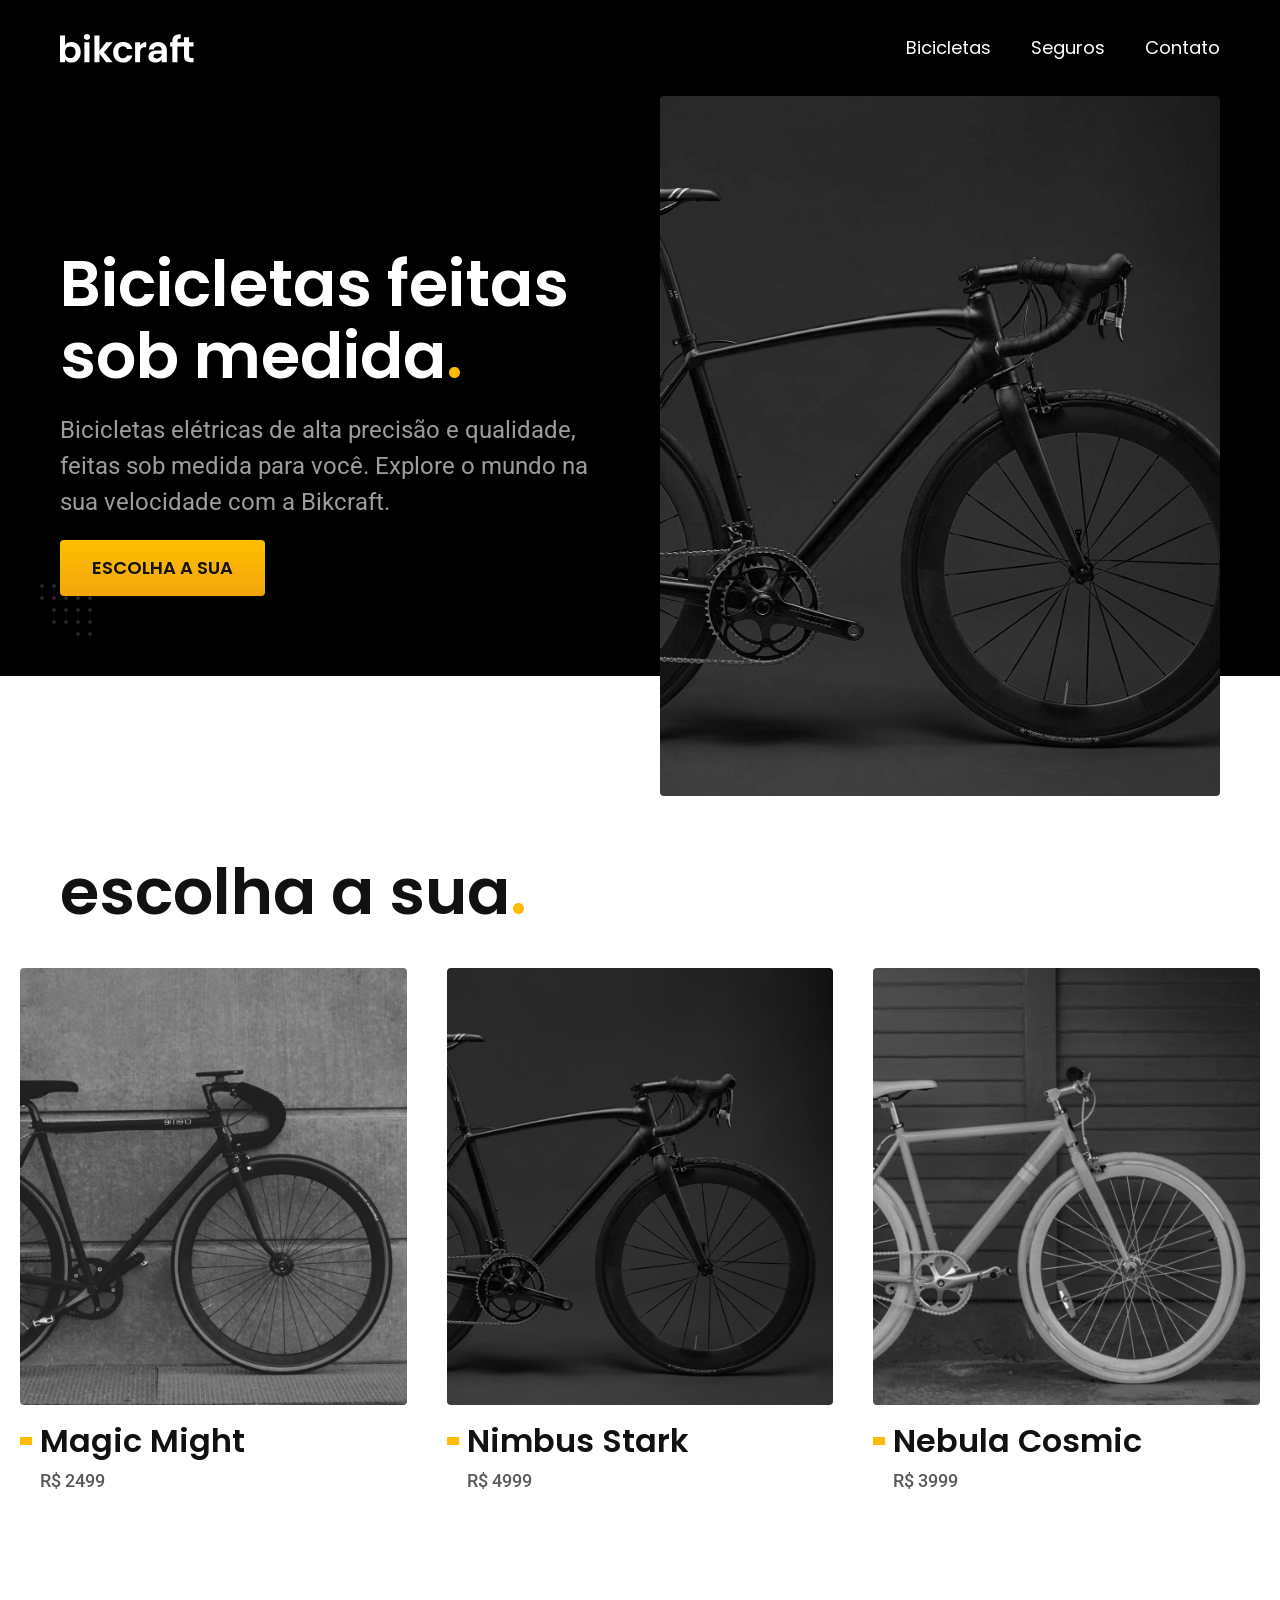
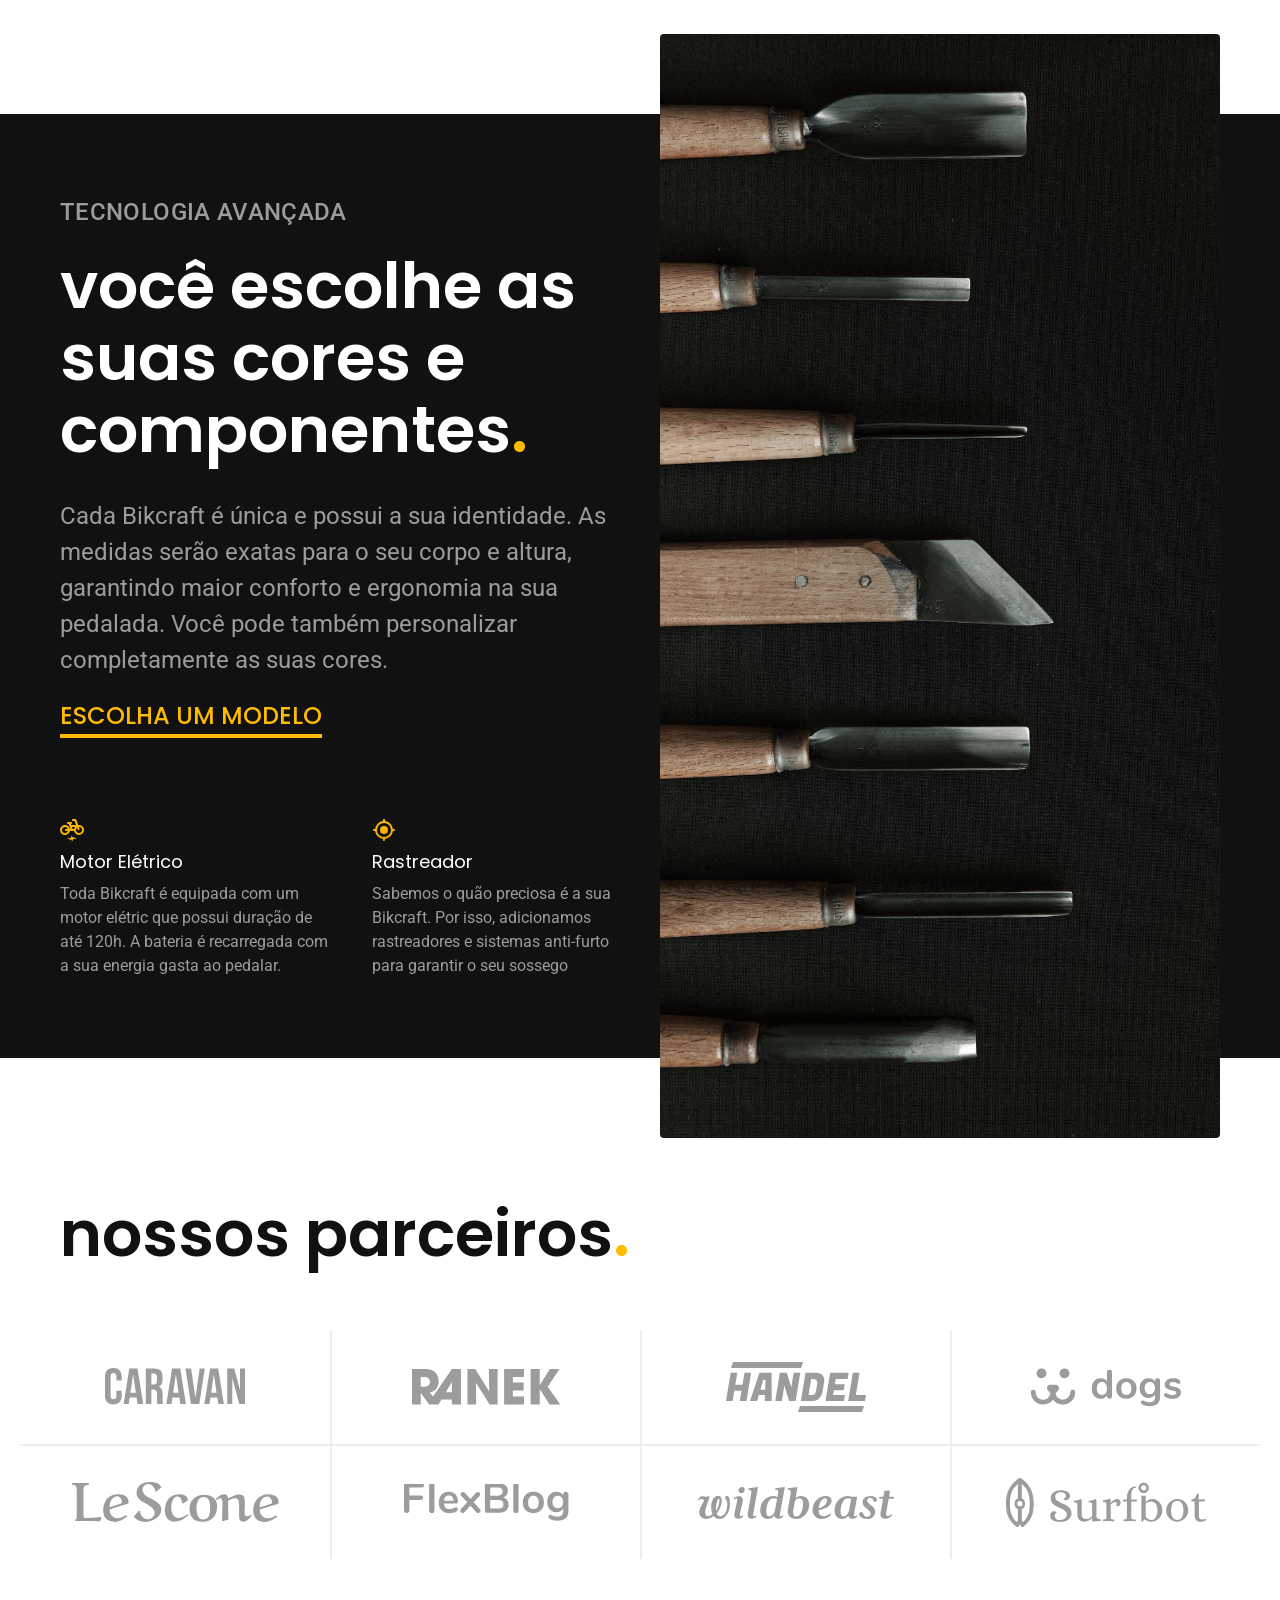
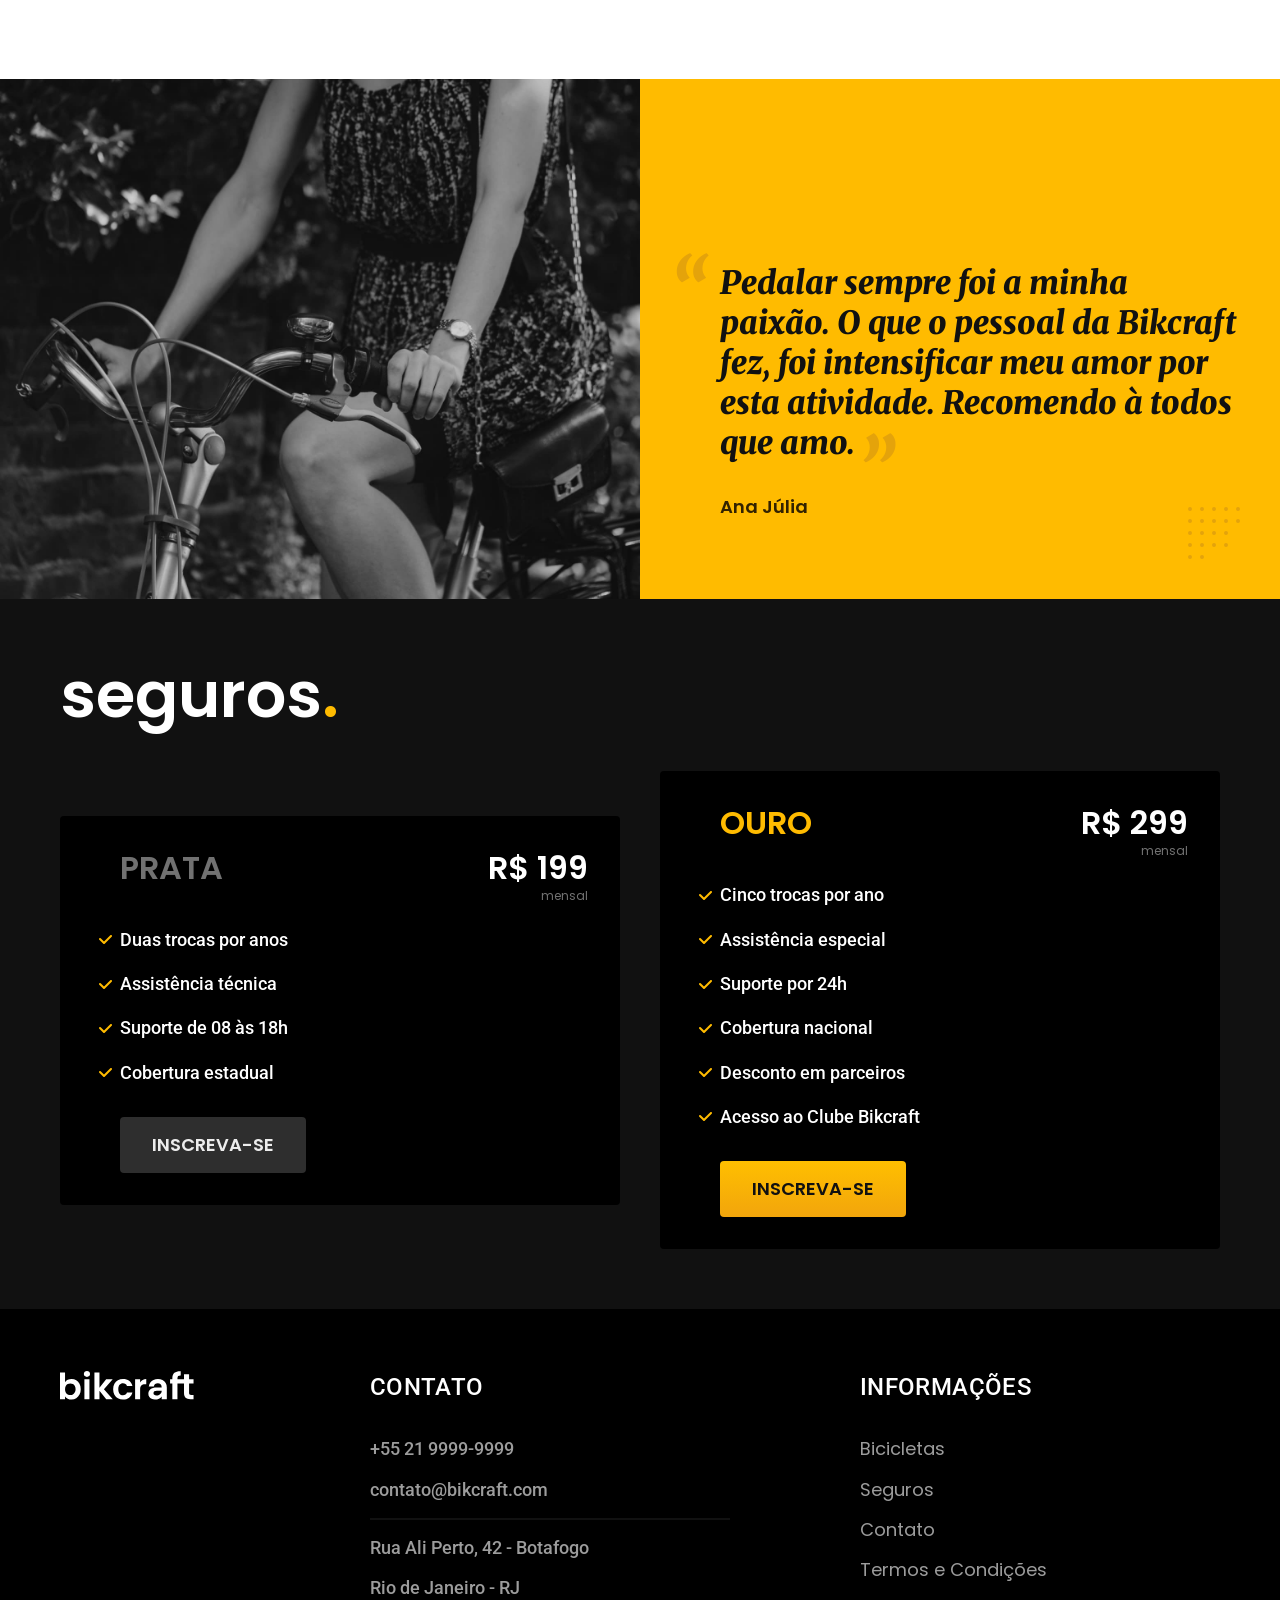
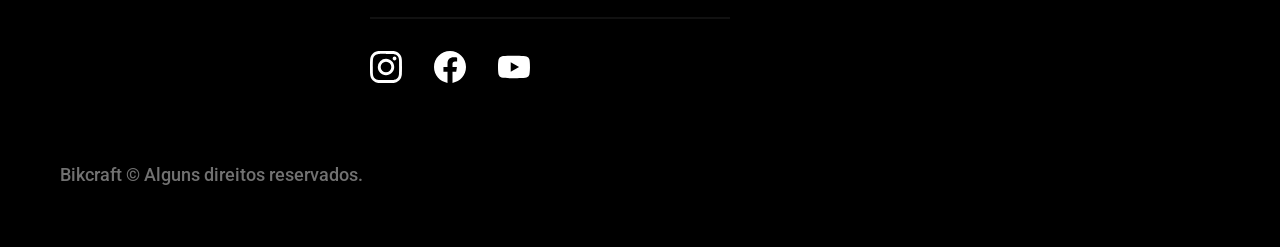
<file: index.html>
<!DOCTYPE html>
<html lang="pt-BR">

<head>
    <meta charset = "UTF-8">
    <meta name ="viewport" content = "width=device-width, initial-scale=1.0">
    <title> Bikcraft - Bicicletas Elétricas </title>
    <meta name = "description" content = "Bicicletas elétricas de alta precisão e qualidade, feitas sob medida para o cliente. Explore o mundo na sua velocidade com a Bikcraft">
    <link rel = "stylesheet" href = "style.css">
    <link rel = "preload" href = "style.css" as = "style">

    <style> @import url('https://fonts.googleapis.com/css2?family=Poppins:ital,wght@0,100;0,200;0,300;0,400;0,500;0,600;0,700;0,800;0,900;1,100;1,200;1,300;1,400;1,500;1,600;1,700;1,800;1,900&display=swap'); </style>
    <style> @import url('https://fonts.googleapis.com/css2?family=Roboto:ital,wght@0,100..900;1,100..900&display=swap'); </style>
    <style> @import url('https://fonts.googleapis.com/css2?family=Merriweather:ital,opsz,wght@0,18..144,300..900;1,18..144,300..900&display=swap'); </style>
</head>

<body>
    <header class = "header-bg">
        <div class = "header container">
            <a href = "./">
                <img src = "img/bikcraft.svg" width = "136" height = "32" alt = "Bikcraft">
            </a>

            <nav aria-label = "primaria">
                <ul class = "header-menu font-1-m cor-0">
                    <li> <a href = "pages/bicicletas.html"> Bicicletas </a> </li>
                    <li> <a href = "pages/seguros.html"> Seguros </a> </li>
                    <li> <a href = "pages/contato.html"> Contato </a> </li>
                </ul>
            </nav>
        </div>
    </header>

    <main class = "introducao-bg">
        <div class = "introducao container">
            <div class = "introducao-conteudo">
                <h1 class = "font-1-xxl cor-0"> Bicicletas feitas sob medida<span class = "cor-p1">.</span> </h1>

                <p class = "font-2-l cor-5"> Bicicletas elétricas de alta precisão e qualidade, feitas sob medida para você. Explore o mundo na sua velocidade com a Bikcraft. </p>

                <a class = "botao" href = "pages/bicicletas.html"> Escolha a sua </a>
            </div>

            <div>
                <img src = "img/fotos/introducao.jpg" width = "1280" height = "1600" alt = "Bicicleta elétrica preta">
            </div>
        </div>
    </main>

    <article class = "bicicletas-lista">
        <h2 class = "container font-1-xxl"> escolha a sua<span class = "cor-p1">.</span> </h2>

        <ul>
            <li>
                <a href = "pages/bicicletas/magic.html">
                    <img src = "img/bicicletas/magic-home.jpg" width = "920" height = "1040" alt = "Bicicleta preta">
                    
                    <h3 class = "font-1-xl"> Magic Might </h3>

                    <span class = "font-2-m cor-8"> R$ 2499 </span>
                </a>
            </li>

            <li>
                <a href = "pages/bicicletas/nimbus.html">
                    <img src = "img/bicicletas/nimbus-home.jpg" width = "920" height = "1040">

                    <h3 class = "font-1-xl"> Nimbus Stark </h3>

                    <span class = "font-2-m cor-8"> R$ 4999 </span>
                </a>
            </li>

            <li>
                <a href = "pages/bicicletas/nebula.html">
                    <img src = "img/bicicletas/nebula-home.jpg" width = "920" height = "1040">
                    
                    <h3 class = "font-1-xl"> Nebula Cosmic </h3>

                    <span class = "font-2-m cor-8"> R$ 3999 </span>
                </a>
            </li>   
        </ul>
    </article>

    <article class = "tecnologia-bg">
        <div class = "tecnologia container">
            <div class = "tecnologia-conteudo">
                <span class = "font-2-l-b cor-5"> Tecnologia Avançada </span>

                <h2 class = "font-1-xxl cor-0"> você escolhe as suas cores e componentes<span class = "cor-p1">.</span> </h2>

                <p class = "font-2-l cor-5"> Cada Bikcraft é única e possui a sua identidade. As medidas serão exatas para o seu corpo e altura, garantindo maior conforto e ergonomia na sua pedalada. Você pode também personalizar completamente as suas cores. </p>

                <a class = "link" href = "pages/bicicletas.html"> Escolha um modelo </a>

                <div class = "tecnologia-vantagens">
                    <div>
                        <img src = "img/icones/eletrica.svg" width = "24" height = "24" alt = "">
                        <h3 class = "font-1-m cor-0"> Motor Elétrico </h3>
                        <p class = "font-2-s cor-5"> Toda Bikcraft é equipada com um motor elétric que possui duração de até 120h. A bateria é recarregada com a sua energia gasta ao pedalar. </p>
                    </div>

                    <div>
                        <img src = "img/icones/rastreador.svg" width = "24" height = "24" alt = "">
                        <h3 class = "font-1-m cor-0"> Rastreador </h3>
                        <p class = "font-2-s cor-5"> Sabemos o quão preciosa é a sua Bikcraft. Por isso, adicionamos rastreadores e sistemas anti-furto para garantir o seu sossego </p>
                    </div>
                </div>
            </div>
            <div class = "tecnologia-imagem">
                <img src = "img/fotos/tecnologia.jpg" width = "1280" height = "1920" alt = "">
            </div>
        </div>
    </article>

    <section class = "parceiros" aria-label = "Nossos Parceiros">
        <h2 class = "container font-1-xxl"> nossos parceiros<span class = "cor-p1">.</span> </h2>

        <ul>
            <li> <img src = "img/parceiros/caravan.svg" width = "140" height = "38" alt = "Caravan"> </li>
            <li> <img src = "img/parceiros/ranek.svg" width = "149" height = "36" alt = "Ranek"> </li>
            <li> <img src = "img/parceiros/handel.svg" width = "140" height = "50" alt = "Handel"> </li>
            <li> <img src = "img/parceiros/dogs.svg" width = "152" height = "39" alt = "Dogs"> </li>
            <li> <img src = "img/parceiros/lescone.svg" width = "208" height = "41" alt = "Lescone"> </li>
            <li> <img src = "img/parceiros/flexblog.svg" width = "165" height = "165" height = "38" alt = "Flexblog"> </li>
            <li> <img src = "img/parceiros/wildbeast.svg" width = "196" height = "34" alt = "Wildbeast"> </li>
            <li> <img src = "img/parceiros/surfbot.svg" width = "200" height = "49" alt = "Surfbot"> </li>
        </ul>
    </section>
    
    <section class = "depoimento" aria-label = "Depoimento">
        <div>
            <img src ="img/fotos/depoimento.jpg" width = "1560" height = "1360" alt = "Pessoa pedalando uma bicicleta Bikcraft">
        </div>
        
        <div class = "depoimento-conteudo">
            <blockquote class = "font-1-xl cor-p5">
                <p> Pedalar sempre foi a minha paixão. O que o pessoal da Bikcraft fez, foi intensificar meu amor por esta atividade. Recomendo à todos que amo. </p>
            </blockquote>

            <span class = "font-1-m-b cor-p4"> Ana Júlia </span>
        </div>
    </section>

    <article class = "seguros-bg">
        <div class = "seguros container">
            <h2 class = "font-1-xxl cor-0"> seguros<span class = "cor-p1">.</span> </h2>

            <div class = "seguros-item">
                <h3 class = "font-1-xl cor-6"> PRATA </h3>

                <span class = "font-1-xl cor-0"> R$ 199 <span class = "font-1-xs cor-6"> mensal </span> </span>

                <ul class = "font-2-m cor-0">
                    <li> Duas trocas por anos </li>
                    <li> Assistência técnica </li>
                    <li> Suporte de 08 às 18h </li>
                    <li> Cobertura estadual </li>
                </ul>

                <a class = "botao secundario" href = "pages/orcamento.html"> Inscreva-se </a>
            </div>

            <div class = "seguros-item">
                <h3 class = "font-1-xl cor-p1"> OURO </h3>

                <span class = "font-1-xl cor-0"> R$ 299 <span class = "font-1-xs cor-6"> mensal </span> </span>

                <ul class = "font-2-m cor-0">
                    <li> Cinco trocas por ano </li>
                    <li> Assistência especial </li>
                    <li> Suporte por 24h </li>
                    <li> Cobertura nacional </li>
                    <li> Desconto em parceiros </li>
                    <li> Acesso ao Clube Bikcraft </li>
                </ul>
                
                <a class = "botao" href = "pages/orcamento.html"> Inscreva-se </a>
            </div>
        </div>
    </article>

    <footer class = "footer-bg">
        <div class = "footer container">
            <img src = "img/bikcraft.svg" width = "136" height = "32" alt = "Bikcraft">
            
            <div class = "footer-contato">
                <h3 class = "font-2-l-b cor-0"> Contato </h3>

                <ul class = "font-2-m cor-5">
                    <li> <a href = "tel:+552199999999"> +55 21 9999-9999 </a> </li>
                    <li> <a href = "mailto:contato@bikcraft.com"> contato@bikcraft.com </a> </li>
                    <li> Rua Ali Perto, 42 - Botafogo </li>
                    <li> Rio de Janeiro - RJ </li>
                </ul>

                <div class = "footer-redes">
                    <a href = "./">
                        <img src = "img/redes/instagram.svg" width = "32" height = "32" alt = "Instagram">
                    </a>
                    <a href = "./">
                        <img src = "img/redes/facebook.svg" width = "32" height = "32" alt = "Facebook">
                    </a>
                    <a href = "./">
                        <img src = "img/redes/youtube.svg" width = "32" height = "32" alt = "YouTube">
                    </a>
                </div>
            </div>

            <div class = "footer-informacoes">
                <h3 class = "font-2-l-b cor-0"> Informações </h3>

                <nav>
                    <ul class = "font-1-m cor-5">
                        <li> <a href = "pages/bicicletas.html"> Bicicletas </a> </li>
                        <li> <a href = "pages/seguros.html"> Seguros </a> </li>
                        <li> <a href = "pages/contato.html"> Contato </a> </li>
                        <li> <a href = "pages/termos.html"> Termos e Condições </a> </li>
                    </ul>
                </nav>
            </div>
            <p class = "footer-copy font-2-m cor-6"> Bikcraft © Alguns direitos reservados. </p>
        </div>
    </footer>

    <script src = "./js/script.js"></script>
</body>

</html>
</file>
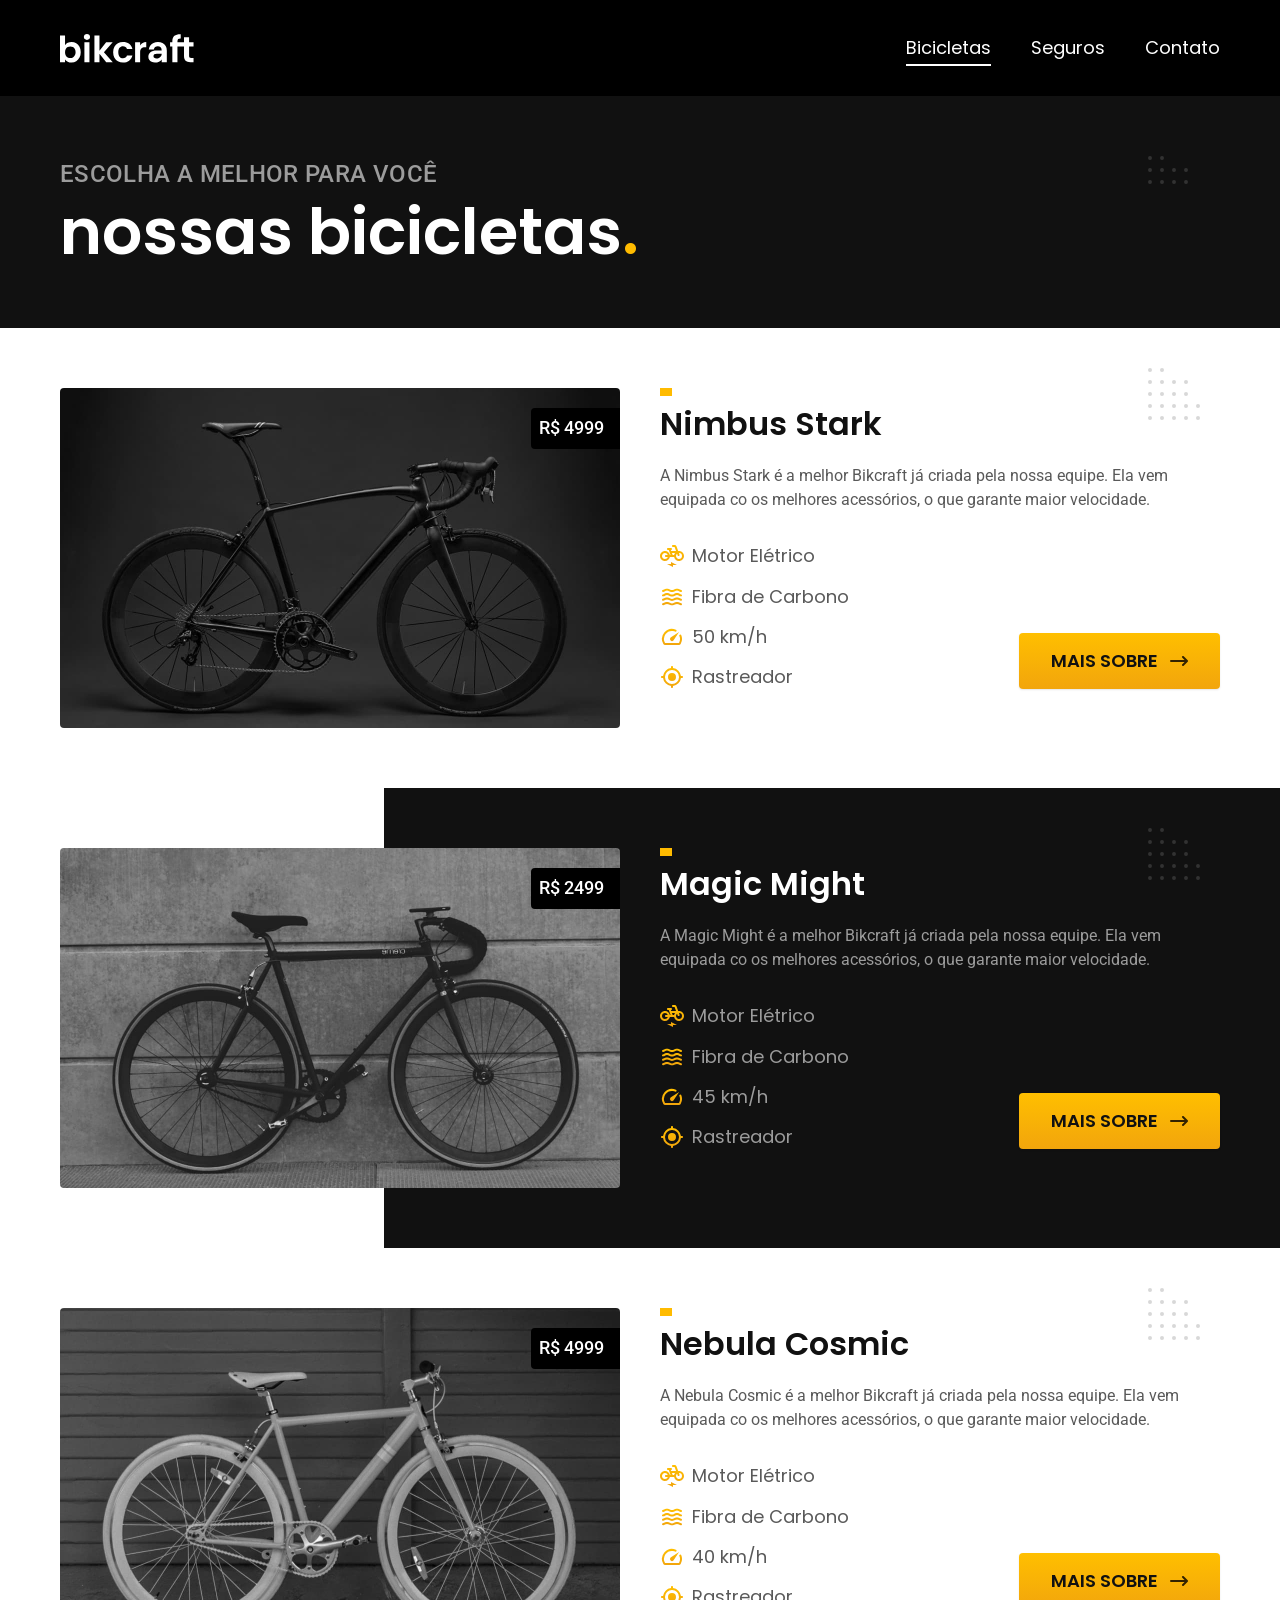
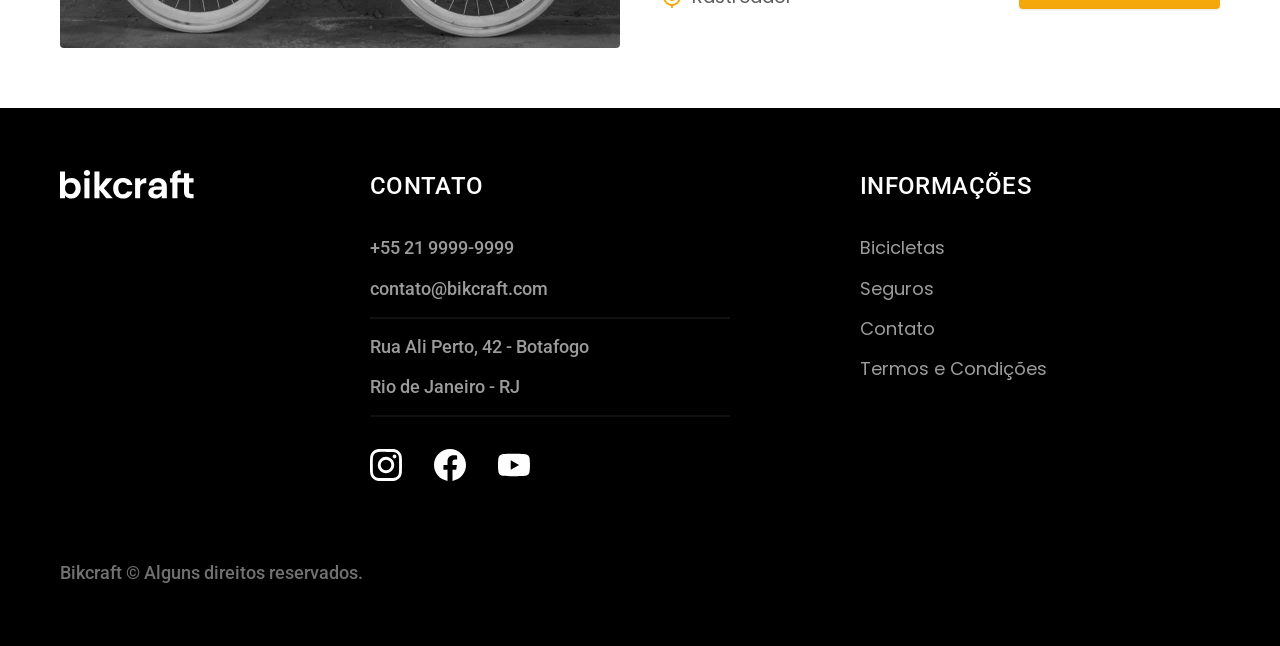
<file: pages/bicicletas.html>
<!DOCTYPE html>
<html lang = "pt-BR">

<head>
    <meta charset = "UTF-8">
    <meta name = "viewport" content = "width=device-width, initial-scale=1.0">
    <title> Bicicletas - Bikcraft </title>
    <meta name = "description" content = "Bicicletas">
        <link rel = "stylesheet" href = "../style.css">
    <link rel = "preload" href = "../style.css" as = "style">

    <style> @import url('https://fonts.googleapis.com/css2?family=Poppins:ital,wght@0,100;0,200;0,300;0,400;0,500;0,600;0,700;0,800;0,900;1,100;1,200;1,300;1,400;1,500;1,600;1,700;1,800;1,900&display=swap'); </style>
    <style> @import url('https://fonts.googleapis.com/css2?family=Roboto:ital,wght@0,100..900;1,100..900&display=swap'); </style>
    <style> @import url('https://fonts.googleapis.com/css2?family=Merriweather:ital,opsz,wght@0,18..144,300..900;1,18..144,300..900&display=swap'); </style>
</head>

<body id = "bicicletas">
    <header class = "header-bg">
        <div class = "header container">
            <a href = "../index.html">
                <img src = "../img/bikcraft.svg" alt = "Bikcraft">
            </a>

            <nav aria-label = "primaria">
                <ul class = "header-menu font-1-m cor-0">
                    <li> <a href = "bicicletas.html"> Bicicletas </a> </li>
                    <li> <a href = "seguros.html"> Seguros </a> </li>
                    <li> <a href = "contato.html"> Contato </a> </li>
                </ul>
            </nav>
        </div>
    </header> 

    <main>
        <div class = "titulo-bg">
            <div class = "titulo container">
                <p class = "font-2-l-b cor-5"> Escolha a melhor para você </p>

                <h1 class = "font-1-xxl cor-0"> nossas bicicletas<span class = "cor-p1">.</span> </h1>
            </div>
        </div>

        <div class = "bicicletas container">
            <div class = "bicicletas-imagem">
                <img src = "../img/bicicletas/nimbus.jpg" alt = "Bicicleta Preta">
                
                <span class = "font-2-m cor-0"> R$ 4999 </span>
            </div>

            <div class = "bicicletas-conteudo">
                <h2 class =  "font-1-xl"> Nimbus Stark </h2>
                
                <p class = "font-2-s cor-8"> A Nimbus Stark é a melhor Bikcraft já criada pela nossa equipe. Ela vem equipada co os melhores acessórios, o que garante maior velocidade. </p>

                <ul class = "font-1-m cor-8">
                    <li> <img src = "../img/icones/eletrica.svg" alt = ""> Motor Elétrico </li>
                    <li> <img src = "../img/icones/carbono.svg" alt = ""> Fibra de Carbono </li>
                    <li> <img src = "../img/icones/velocidade.svg" alt = ""> 50 km/h </li>
                    <li> <img src = "../img/icones/rastreador.svg" alt = ""> Rastreador </li>
                </ul>

                <a class = "botao seta" href = "bicicletas/nimbus.html"> Mais Sobre </a>
            </div>
        </div>

        <div class = "bicicletas-bg">
            <div class = "bicicletas container">
                <div class = "bicicletas-imagem">
                    <img src = "../img/bicicletas/magic.jpg" alt = "Bicicleta  Preta">
                
                    <span class = "font-2-m cor-0"> R$ 2499 </span>
                </div>

                <div class = "bicicletas-conteudo">
                    <h2 class =  "font-1-xl cor-0"> Magic Might </h2>
                
                    <p class = "font-2-s cor-5"> A Magic Might é a melhor Bikcraft já criada pela nossa equipe. Ela vem equipada co os melhores acessórios, o que garante maior velocidade. </p>

                    <ul class = "font-1-m cor-5">
                        <li> <img src = "../img/icones/eletrica.svg" alt = ""> Motor Elétrico </li>
                        <li> <img src = "../img/icones/carbono.svg" alt = ""> Fibra de Carbono </li>
                        <li> <img src = "../img/icones/velocidade.svg" alt = ""> 45 km/h </li>
                        <li> <img src = "../img/icones/rastreador.svg" alt = ""> Rastreador </li>
                    </ul>

                    <a class = "botao seta" href = "bicicletas/magic.html"> Mais Sobre </a>
                </div>
            </div>
        </div>

        <div class = "bicicletas container">
            <div class = "bicicletas-imagem">
                <img src = "../img/bicicletas/nebula.jpg" alt = "Bicicleta Preta">
                
                <span class = "font-2-m cor-0"> R$ 4999 </span>
            </div>

            <div class = "bicicletas-conteudo">
                <h2 class =  "font-1-xl"> Nebula Cosmic </h2>
                
                <p class = "font-2-s cor-8"> A Nebula Cosmic é a melhor Bikcraft já criada pela nossa equipe. Ela vem equipada co os melhores acessórios, o que garante maior velocidade. </p>

                <ul class = "font-1-m cor-8">
                    <li> <img src = "../img/icones/eletrica.svg" alt = ""> Motor Elétrico </li>
                    <li> <img src = "../img/icones/carbono.svg" alt = ""> Fibra de Carbono </li>
                    <li> <img src = "../img/icones/velocidade.svg" alt = ""> 40 km/h </li>
                    <li> <img src = "../img/icones/rastreador.svg" alt = ""> Rastreador </li>
                </ul>

                <a class = "botao seta" href = "bicicletas/nebula.html"> Mais Sobre </a>
            </div>
        </div>
    </main>

    <footer class = "footer-bg">
        <div class = "footer container">
            <img src = "../img/bikcraft.svg" alt = "Bikcraft">
            
            <div class = "footer-contato">
                <h3 class = "font-2-l-b cor-0"> Contato </h3>

                <ul class = "font-2-m cor-5">
                    <li> <a href = "tel:+552199999999"> +55 21 9999-9999 </a> </li>
                    <li> <a href = "mailto:contato@bikcraft.com"> contato@bikcraft.com </a> </li>
                    <li> Rua Ali Perto, 42 - Botafogo </li>
                    <li> Rio de Janeiro - RJ </li>
                </ul>

                <div class = "footer-redes">
                    <a href = "./">
                        <img src = "../img/redes/instagram.svg" alt = "Instagram">
                    </a>
                    <a href = "./">
                        <img src = "../img/redes/facebook.svg" alt = "Facebook">
                    </a>
                    <a href = "./">
                        <img src = "../img/redes/youtube.svg" alt = "YouTube">
                    </a>
                </div>
            </div>

            <div class = "footer-informacoes">
                <h3 class = "font-2-l-b cor-0"> Informações </h3>

                <nav>
                    <ul class = "font-1-m cor-5">
                        <li> <a href = "bicicletas.html"> Bicicletas </a> </li>
                        <li> <a href = "seguros.html"> Seguros </a> </li>
                        <li> <a href = "contato.html"> Contato </a> </li>
                        <li> <a href = "termos.html"> Termos e Condições </a> </li>
                    </ul>
                </nav>
            </div>
            <p class = "footer-copy font-2-m cor-6"> Bikcraft © Alguns direitos reservados. </p>
        </div>
    </footer>

    <script src = "../js/script.js"></script>
</body>

</html>
</file>
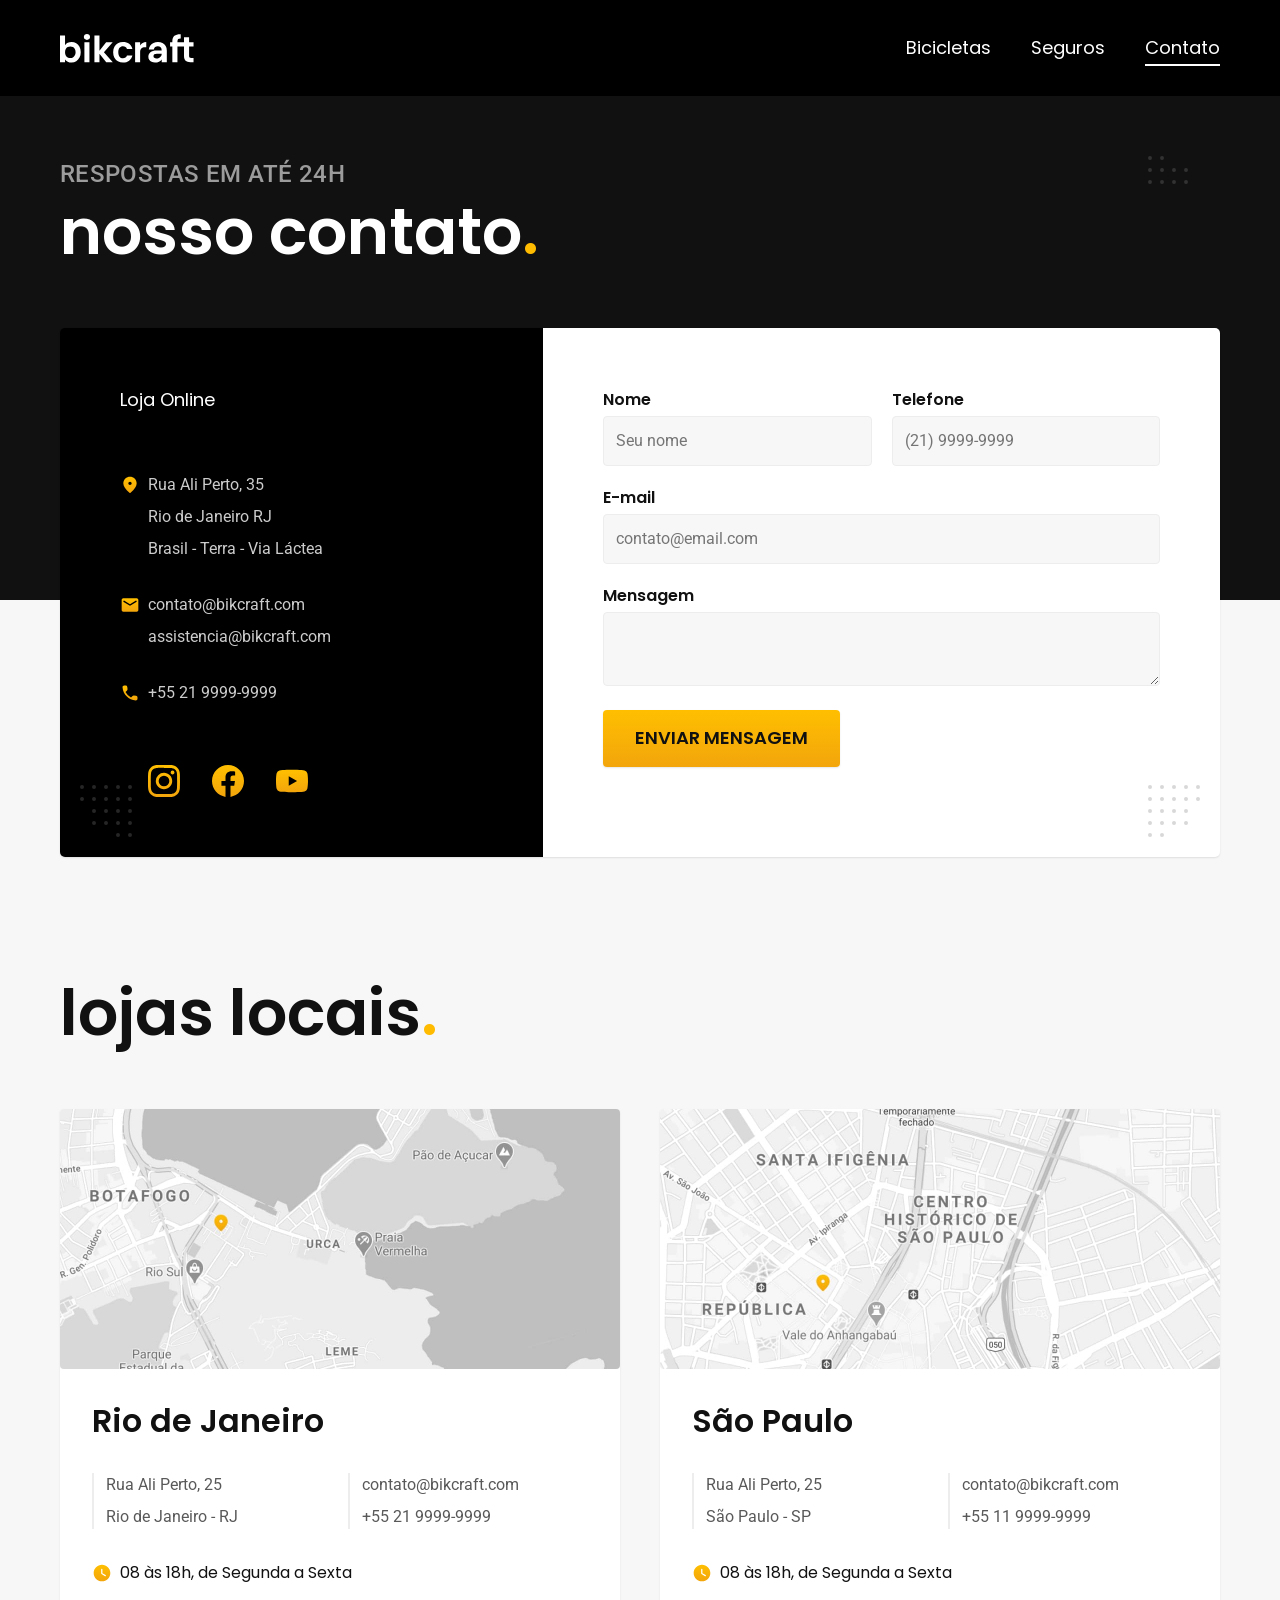
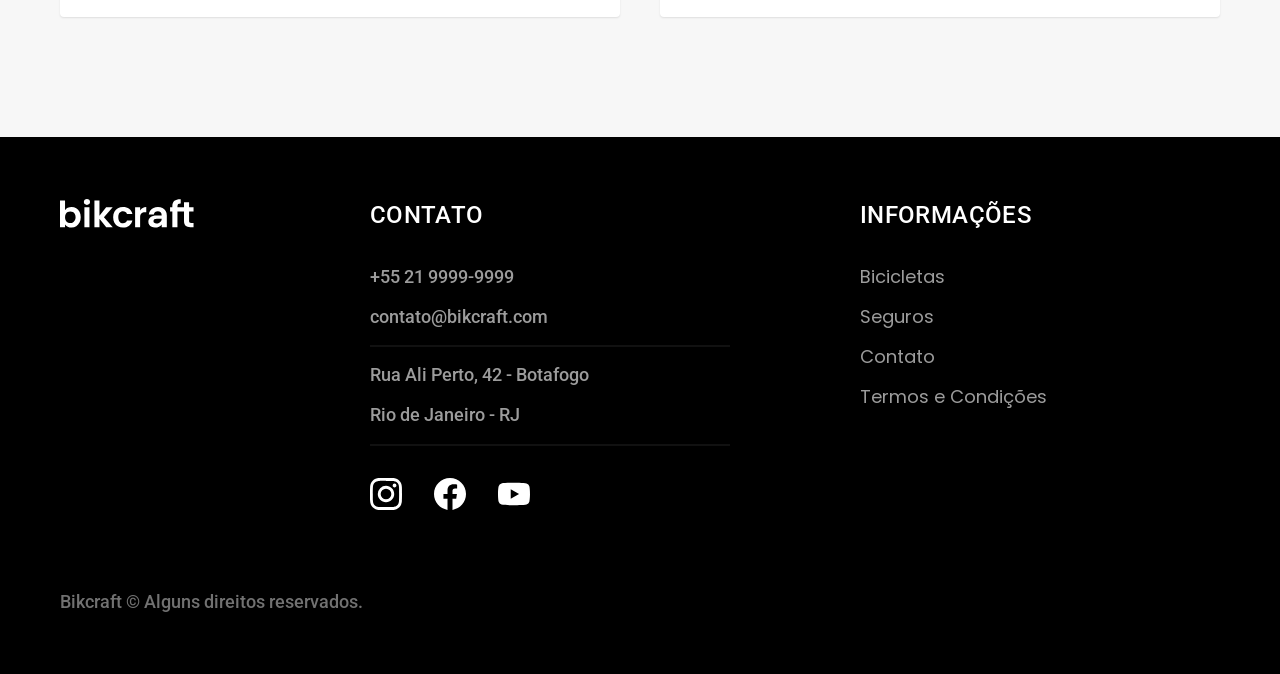
<file: pages/contato.html>
<!DOCTYPE html>
<html lang = "pt-BR">

<head>
    <meta charset = "UTF-8">
    <meta name = "viewport" content = "width=device-width, initial-scale=1.0">
    <title> Contato - Bikcraft </title>
    <meta name = "description" content = "Contato">
        <link rel = "stylesheet" href = "../style.css">
    <link rel = "preload" href = "../style.css" as = "style">

    <style> @import url('https://fonts.googleapis.com/css2?family=Poppins:ital,wght@0,100;0,200;0,300;0,400;0,500;0,600;0,700;0,800;0,900;1,100;1,200;1,300;1,400;1,500;1,600;1,700;1,800;1,900&display=swap'); </style>
    <style> @import url('https://fonts.googleapis.com/css2?family=Roboto:ital,wght@0,100..900;1,100..900&display=swap'); </style>
    <style> @import url('https://fonts.googleapis.com/css2?family=Merriweather:ital,opsz,wght@0,18..144,300..900;1,18..144,300..900&display=swap'); </style>
</head>

<body id = "contato">
    <header class = "header-bg">
        <div class = "header container">
            <a href = "../index.html">
                <img src = "../img/bikcraft.svg" alt = "Bikcraft">
            </a>

            <nav aria-label = "primaria">
                <ul class = "header-menu font-1-m cor-0">
                    <li> <a href = "bicicletas.html"> Bicicletas </a> </li>
                    <li> <a href = "seguros.html"> Seguros </a> </li>
                    <li> <a href = "contato.html"> Contato </a> </li>
                </ul>
            </nav>
        </div>
    </header> 

    <main>
        <div class = "titulo-bg">
            <div class = "titulo container">
                <p class = "font-2-l-b cor-5"> Respostas em até 24h </p>

                <h1 class = "font-1-xxl cor-0"> nosso contato<span class = "cor-p1">.</span> </h1>
            </div>
        </div> 

        <div class = "contato container">
            <section class = "contato-dados" aria-label = "Endereço">
                <h2 class = "font-1-m cor-0"> Loja Online </h2>
                
                <div class = "contato-endereco font-2-s cor-4">
                    <p> Rua Ali Perto, 35 </p>
                    <p> Rio de Janeiro  RJ </p>
                    <p> Brasil - Terra - Via Láctea </p>
                </div>

                <address class = "contato-meios font-2-s cor-4">
                    <a href = "mailto:contato@bikcraft.com"> contato@bikcraft.com </a>
                    <a href = "mailto:assistencia@bikcraft.com"> assistencia@bikcraft.com </a>
                    <a href = "tel:+552199999999"> +55 21 9999-9999 </a>
                </address>

                <div class = "contato-redes">
                    <a href = "./">
                        <img src = "../img/redes/instagram-p.svg" alt = "Instagram"> 
                    </a>
                    <a href = "./">
                        <img src = "../img/redes/facebook-p.svg" alt = "Facebook">
                    </a>
                    <a href = "./">
                        <img src = "../img/redes/youtube-p.svg" alt = "YouTube">
                    </a>
                </div>
            </section>

            <section class = "contato-formulario" aria-label = "Formulário">
                <form class = "form" action = "./contato.html">
                    <div>
                        <label for = "nome"> Nome </label>
                        <input type = "text" id = "nome" name = "nome" placeholder = "Seu nome">
                    </div>

                    <div>
                        <label for = "telefone"> Telefone </label>
                        <input type = "text" id = "telefone" name = "telefone" placeholder = "(21) 9999-9999">
                    </div>

                    <div class = "col-2">
                        <label for = "email"> E-mail </label>
                        <input type = "email" id = "email" name = "email" placeholder = "contato@email.com">
                    </div>

                    <div class = "col-2">
                        <label for = "mensagem"> Mensagem </label>
                        <textarea type = "text" id = "mensagem" name = "mensagem" placeholder = "O que você precisa?"> </textarea>
                    </div>

                    <button class = "botao col-2"> Enviar Mensagem </button>
                </form>
            </section>
        </div>
    </main>

    <article class = "lojas container">
        <h2 class = "font-1-xxl"> lojas locais<span class = "cor-p1">.</span> </h2>

        <div class = "lojas-item">
            <img src = "../img/lojas/rj.jpg" alt = "Mapa, marcando o endereço em Rua Ali Perto, 25 - Rio de Janeiro - RJ">

            <div class = "lojas-conteudo">
                <h3 class = "font-1-xl"> Rio de Janeiro </h3>

                <div class = "lojas-dados font-2-s cor-8">
                    <p> Rua Ali Perto, 25 </p>
                    <p> Rio de Janeiro - RJ </p>
                </div>

                <div class = "lojas-dados font-2-s cor-8">
                    <a href = "mailto:contato@bikcraft.com"> contato@bikcraft.com </a>
                    <a href = "tel:+552199999999"> +55 21 9999-9999 </a>
                </div>

                <p class = "lojas-tempo font-1-s"> <img src = "../img/icones/horario.svg" alt = ""> 08 às 18h, de Segunda a Sexta </p>
            </div>
        </div>

        <div class = "lojas-item">
            <img src = "../img/lojas/sp.jpg" alt = "Mapa, marcando o endereço em Rua Ali Perto, 25 - São Paulo - SP">

            <div class = "lojas-conteudo">
                <h3 class = "font-1-xl"> São Paulo </h3>

                <div class = "lojas-dados font-2-s cor-8">
                    <p> Rua Ali Perto, 25 </p>
                    <p> São Paulo - SP </p>
                </div>

                <div class = "lojas-dados font-2-s cor-8">
                    <a href = "mailto:contato@bikcraft.com"> contato@bikcraft.com </a>
                    <a href = "tel:+551199999999"> +55 11 9999-9999 </a>
                </div>

                <p class = "lojas-tempo font-1-s"> <img src = "../img/icones/horario.svg" alt = ""> 08 às 18h, de Segunda a Sexta </p>
            </div>
        </div>
    </article>

    <footer class = "footer-bg">
        <div class = "footer container">
            <img src = "../img/bikcraft.svg" alt = "Bikcraft">
            
            <div class = "footer-contato">
                <h3 class = "font-2-l-b cor-0"> Contato </h3>

                <ul class = "font-2-m cor-5">
                    <li> <a href = "tel:+552199999999"> +55 21 9999-9999 </a> </li>
                    <li> <a href = "mailto:contato@bikcraft.com"> contato@bikcraft.com </a> </li>
                    <li> Rua Ali Perto, 42 - Botafogo </li>
                    <li> Rio de Janeiro - RJ </li>
                </ul>

                <div class = "footer-redes">
                    <a href = "./">
                        <img src = "../img/redes/instagram.svg" alt = "Instagram">
                    </a>
                    <a href = "./">
                        <img src = "../img/redes/facebook.svg" alt = "Facebook">
                    </a>
                    <a href = "./">
                        <img src = "../img/redes/youtube.svg" alt = "YouTube">
                    </a>
                </div>
            </div>

            <div class = "footer-informacoes">
                <h3 class = "font-2-l-b cor-0"> Informações </h3>

                <nav>
                    <ul class = "font-1-m cor-5">
                        <li> <a href = "bicicletas.html"> Bicicletas </a> </li>
                        <li> <a href = "seguros.html"> Seguros </a> </li>
                        <li> <a href = "contato.html"> Contato </a> </li>
                        <li> <a href = "termos.html"> Termos e Condições </a> </li>
                    </ul>
                </nav>
            </div>
            <p class = "footer-copy font-2-m cor-6"> Bikcraft © Alguns direitos reservados. </p>
        </div>
    </footer>

    <script src = "../js/script.js"></script>
</body>

</html>
</file>
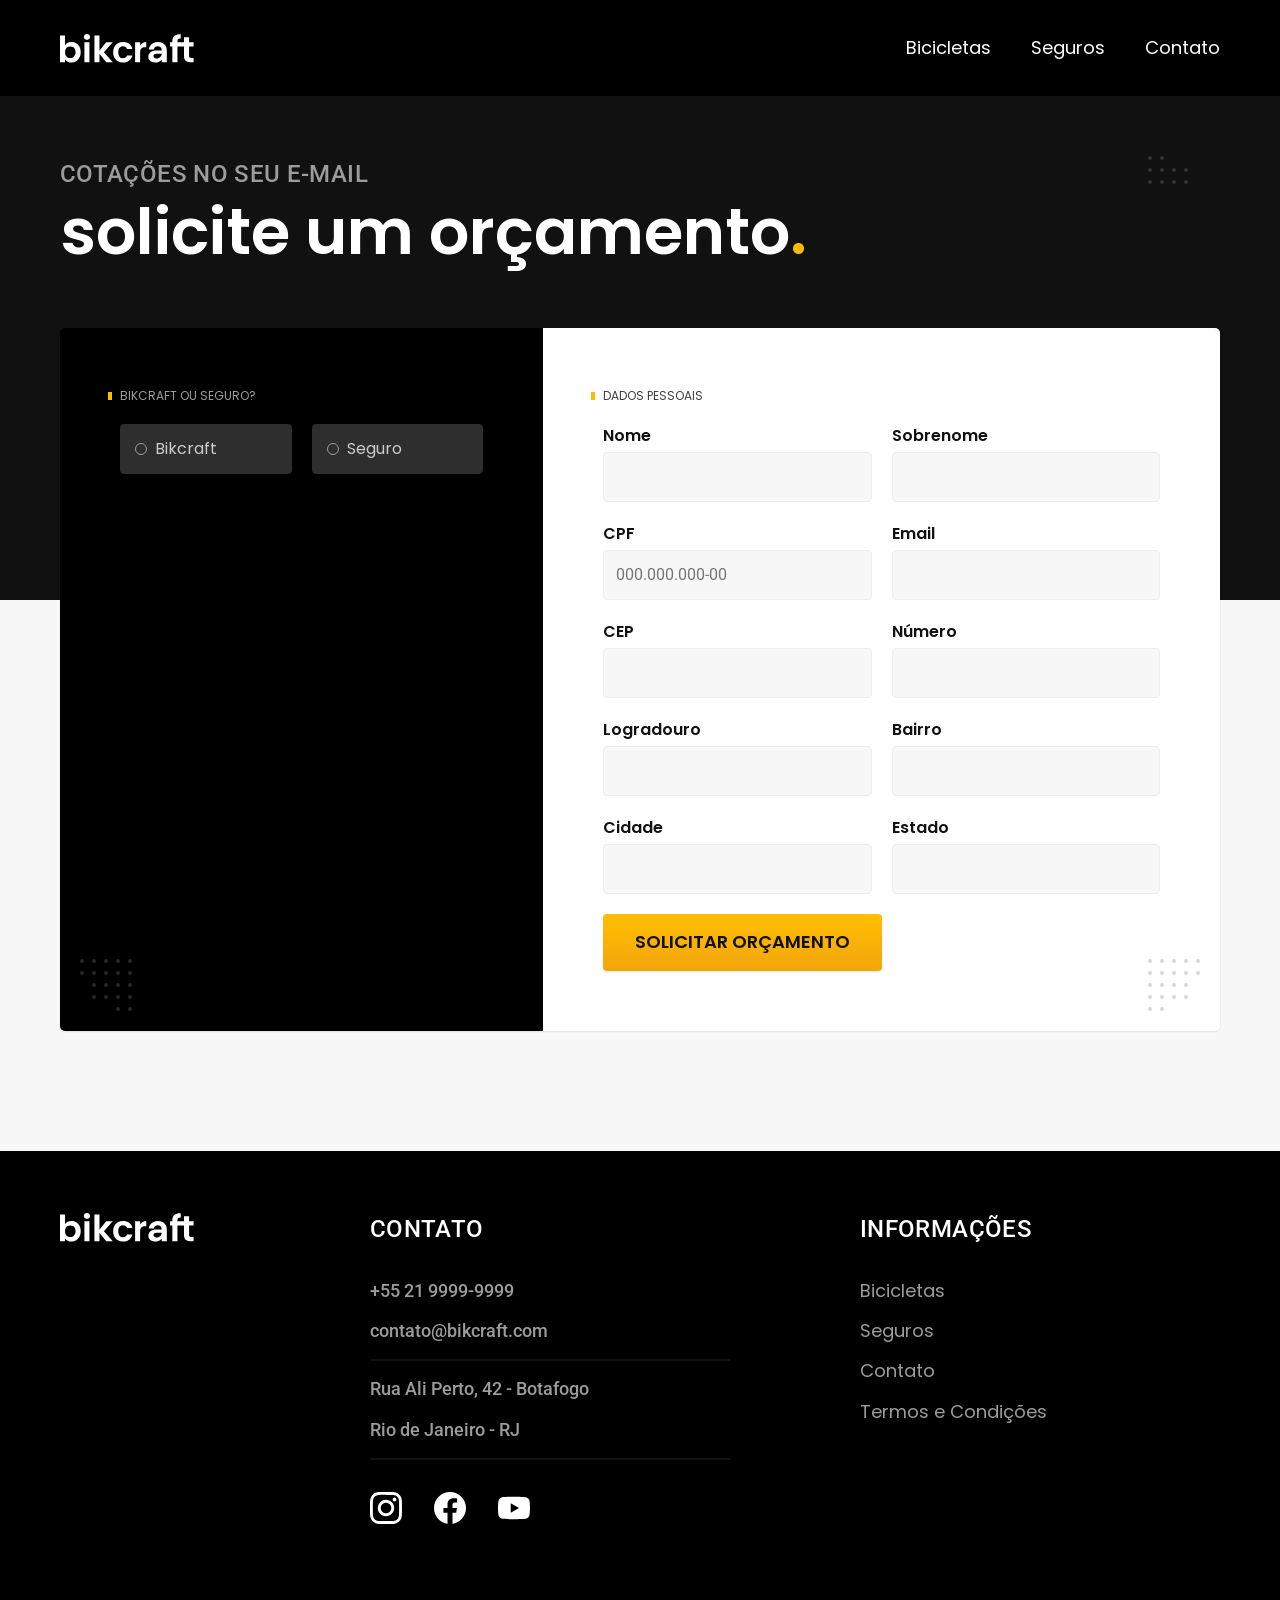
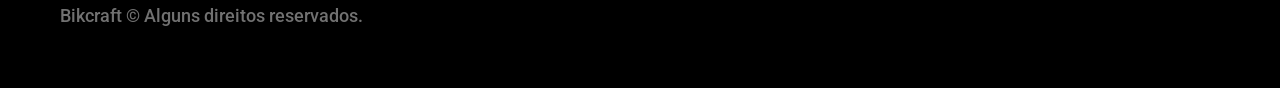
<file: pages/orcamento.html>
<!DOCTYPE html>
<html lang = "pt-BR">

<head>
    <meta charset = "UTF-8">
    <meta name = "viewport" content = "width=device-width, initial-scale=1.0">
    <title> Orçamento - Bikcraft </title>
    <meta name = "description" content = "Bicicletas">
        <link rel = "stylesheet" href = "../style.css">
    <link rel = "preload" href = "../style.css" as = "style">

    <style> @import url('https://fonts.googleapis.com/css2?family=Poppins:ital,wght@0,100;0,200;0,300;0,400;0,500;0,600;0,700;0,800;0,900;1,100;1,200;1,300;1,400;1,500;1,600;1,700;1,800;1,900&display=swap'); </style>
    <style> @import url('https://fonts.googleapis.com/css2?family=Roboto:ital,wght@0,100..900;1,100..900&display=swap'); </style>
    <style> @import url('https://fonts.googleapis.com/css2?family=Merriweather:ital,opsz,wght@0,18..144,300..900;1,18..144,300..900&display=swap'); </style>
</head>

<body id = "orcamento">
    <header class = "header-bg">
        <div class = "header container">
            <a href = "../index.html">
                <img src = "../img/bikcraft.svg" alt = "Bikcraft">
            </a>

            <nav aria-label = "primaria">
                <ul class = "header-menu font-1-m cor-0">
                    <li> <a href = "bicicletas.html"> Bicicletas </a> </li>
                    <li> <a href = "seguros.html"> Seguros </a> </li>
                    <li> <a href = "contato.html"> Contato </a> </li>
                </ul>
            </nav>
        </div>
    </header> 

    <main>
        <div class = "titulo-bg">
            <div class = "titulo container">
                <p class = "font-2-l-b cor-5"> Cotações no seu e-mail </p>

                <h1 class = "font-1-xxl cor-0"> solicite um orçamento<span class = "cor-p1">.</span> </h1>
            </div>
        </div>

        <form class = "orcamento container" action = "orcamento.html">
            <div class = "orcamento-produto">
                <h2 class = "font-1-xs cor-5"> Bikcraft ou Seguro? </h2>

                <input type = "radio" name = "tipo" value = "bikcraft" id = "bikcraft">
                <label for = "bikcraft"> Bikcraft </label>

                <input type = "radio" name = "tipo" value = "seguro" id = "seguro">
                <label for = "seguro"> Seguro </label>

                <div class = "orcamento-conteudo" id = "orcamento-bikcraft">
                    <h2 class = "font-1-xs cor-5"> Escolha a sua </h2>

                    <input type = "radio" name = "produto" value = "nimbus" id = "nimbus">
                    <label for = "nimbus"> Nimbus Stark <span> R$ 4999 </span> </label>

                    <div class = "orcamento-detalhes">
                        <ul class = "font-1-xs cor-8">
                            <li> <img src = "../img/icones/eletrica.svg" alt = ""> Motor Elétrico </li>
                            <li> <img src = "../img/icones/eletrica.svg" alt = ""> Fibra de Carbono </li>
                            <li> <img src = "../img/icones/eletrica.svg" alt = ""> 50 km/h </li>
                            <li> <img src = "../img/icones/eletrica.svg" alt = ""> Rastreador </li>
                        </ul>

                        <img src = "../img/bicicletas/nimbus.jpg" alt = "Bicicleta Preta">
                    </div>

                    <input type = "radio" name = "produto" value = "magic" id = "magic">
                    <label for = "magic"> Magic Might <span> R$ 2499 </span> </label>

                    <div class = "orcamento-detalhes">
                        <ul class = "font-1-xs cor-8">
                            <li> <img src = "../img/icones/eletrica.svg" alt = ""> Motor Elétrico </li>
                            <li> <img src = "../img/icones/eletrica.svg" alt = ""> Fibra de Carbono </li>
                            <li> <img src = "../img/icones/eletrica.svg" alt = ""> 45 km/h </li>
                            <li> <img src = "../img/icones/eletrica.svg" alt = ""> Rastreador </li>
                        </ul>

                        <img src = "../img/bicicletas/magic.jpg" alt = "Bicicleta Preta">
                    </div>

                    <input type = "radio" name = "produto" value = "nebula" id = "nebula">
                    <label for = "nebula"> Nebula Cosmic <span> R$ 3999 </span> </label>

                    <div class = "orcamento-detalhes">
                        <ul class = "font-1-xs cor-8">
                            <li> <img src = "../img/icones/eletrica.svg" alt = ""> Motor Elétrico </li>
                            <li> <img src = "../img/icones/eletrica.svg" alt = ""> Fibra de Carbono </li>
                            <li> <img src = "../img/icones/eletrica.svg" alt = ""> 45 km/h </li>
                            <li> <img src = "../img/icones/eletrica.svg" alt = ""> Rastreador </li>
                        </ul>

                        <img src = "../img/bicicletas/nebula.jpg" alt = "Bicicleta Branca">
                    </div>
                </div>

                <div class = "orcamento-conteudo" id = "orcamento-seguro">
                    <h2 class = "font-1-xs cor-5"> Escolha o plano </h2>

                    <input type = "radio" name = "produto" value = "prata" id = "prata">
                    <label for = "prata"> Prata <span> R$ 199 </span> </label>

                    <input type = "radio" name = "produto" value = "ouro" id = "ouro">
                    <label for = "ouro"> Ouro <span> R$ 299 </span> </label>
                </div>
            </div>

            <div class = "orcamento-dados form">
                <h2 class = "font-1-xs cor-9 col-2"> dados pessoais </h2>

                <div>
                    <label for = "nome"> Nome </label>
                    <input type = "text" id = "nome" name = "nome">
                </div>

                <div>
                    <label for = "sobrenome"> Sobrenome </label>
                    <input type = "text" id = "sobrenome" name = "sobrenome">
                </div>

                <div>
                    <label for = "cpf"> CPF </label>
                    <input type = "text" id = "cpf" name = "cpf" placeholder = "000.000.000-00">
                </div>

                <div>
                    <label for = "email"> Email </label>
                    <input type = "email" id = "email" name = "email">
                </div>

                <div>
                    <label for = "cep"> CEP </label>
                    <input type = "text" id = "cep" name = "cep">
                </div>

                <div>
                    <label for = "numero"> Número </label>
                    <input type = "text" id = "numero" name = "numero">
                </div>

                <div>
                    <label for = "logradouro"> Logradouro </label>
                    <input type = "text" id = "logradouro" name = "lougradouro">
                </div>

                <div>
                    <label for = "bairro"> Bairro </label>
                    <input type = "text" id = "bairro" name = "bairro">
                </div>

                <div>
                    <label for = "cidade"> Cidade </label>
                    <input type = "text" id = "cidade" name = "cidade">
                </div>

                <div>
                    <label for = "estado"> Estado </label>
                    <input type = "text" id = "estado" name = "estado">
                </div>

                <button class = "botao col-2"> Solicitar Orçamento </button>
            </div>
        </form>
    </main>

    <footer class = "footer-bg">
        <div class = "footer container">
            <img src = "../img/bikcraft.svg" alt = "Bikcraft">
            
            <div class = "footer-contato">
                <h3 class = "font-2-l-b cor-0"> Contato </h3>

                <ul class = "font-2-m cor-5">
                    <li> <a href = "tel:+552199999999"> +55 21 9999-9999 </a> </li>
                    <li> <a href = "mailto:contato@bikcraft.com"> contato@bikcraft.com </a> </li>
                    <li> Rua Ali Perto, 42 - Botafogo </li>
                    <li> Rio de Janeiro - RJ </li>
                </ul>

                <div class = "footer-redes">
                    <a href = "./">
                        <img src = "../img/redes/instagram.svg" alt = "Instagram">
                    </a>
                    <a href = "./">
                        <img src = "../img/redes/facebook.svg" alt = "Facebook">
                    </a>
                    <a href = "./">
                        <img src = "../img/redes/youtube.svg" alt = "YouTube">
                    </a>
                </div>
            </div>

            <div class = "footer-informacoes">
                <h3 class = "font-2-l-b cor-0"> Informações </h3>

                <nav>
                    <ul class = "font-1-m cor-5">
                        <li> <a href = "bicicletas.html"> Bicicletas </a> </li>
                        <li> <a href = "seguros.html"> Seguros </a> </li>
                        <li> <a href = "contato.html"> Contato </a> </li>
                        <li> <a href = "termos.html"> Termos e Condições </a> </li>
                    </ul>
                </nav>
            </div>
            <p class = "footer-copy font-2-m cor-6"> Bikcraft © Alguns direitos reservados. </p>
        </div>
    </footer>

    <script src = "../js/script.js"></script>
</body>

</html>
</file>
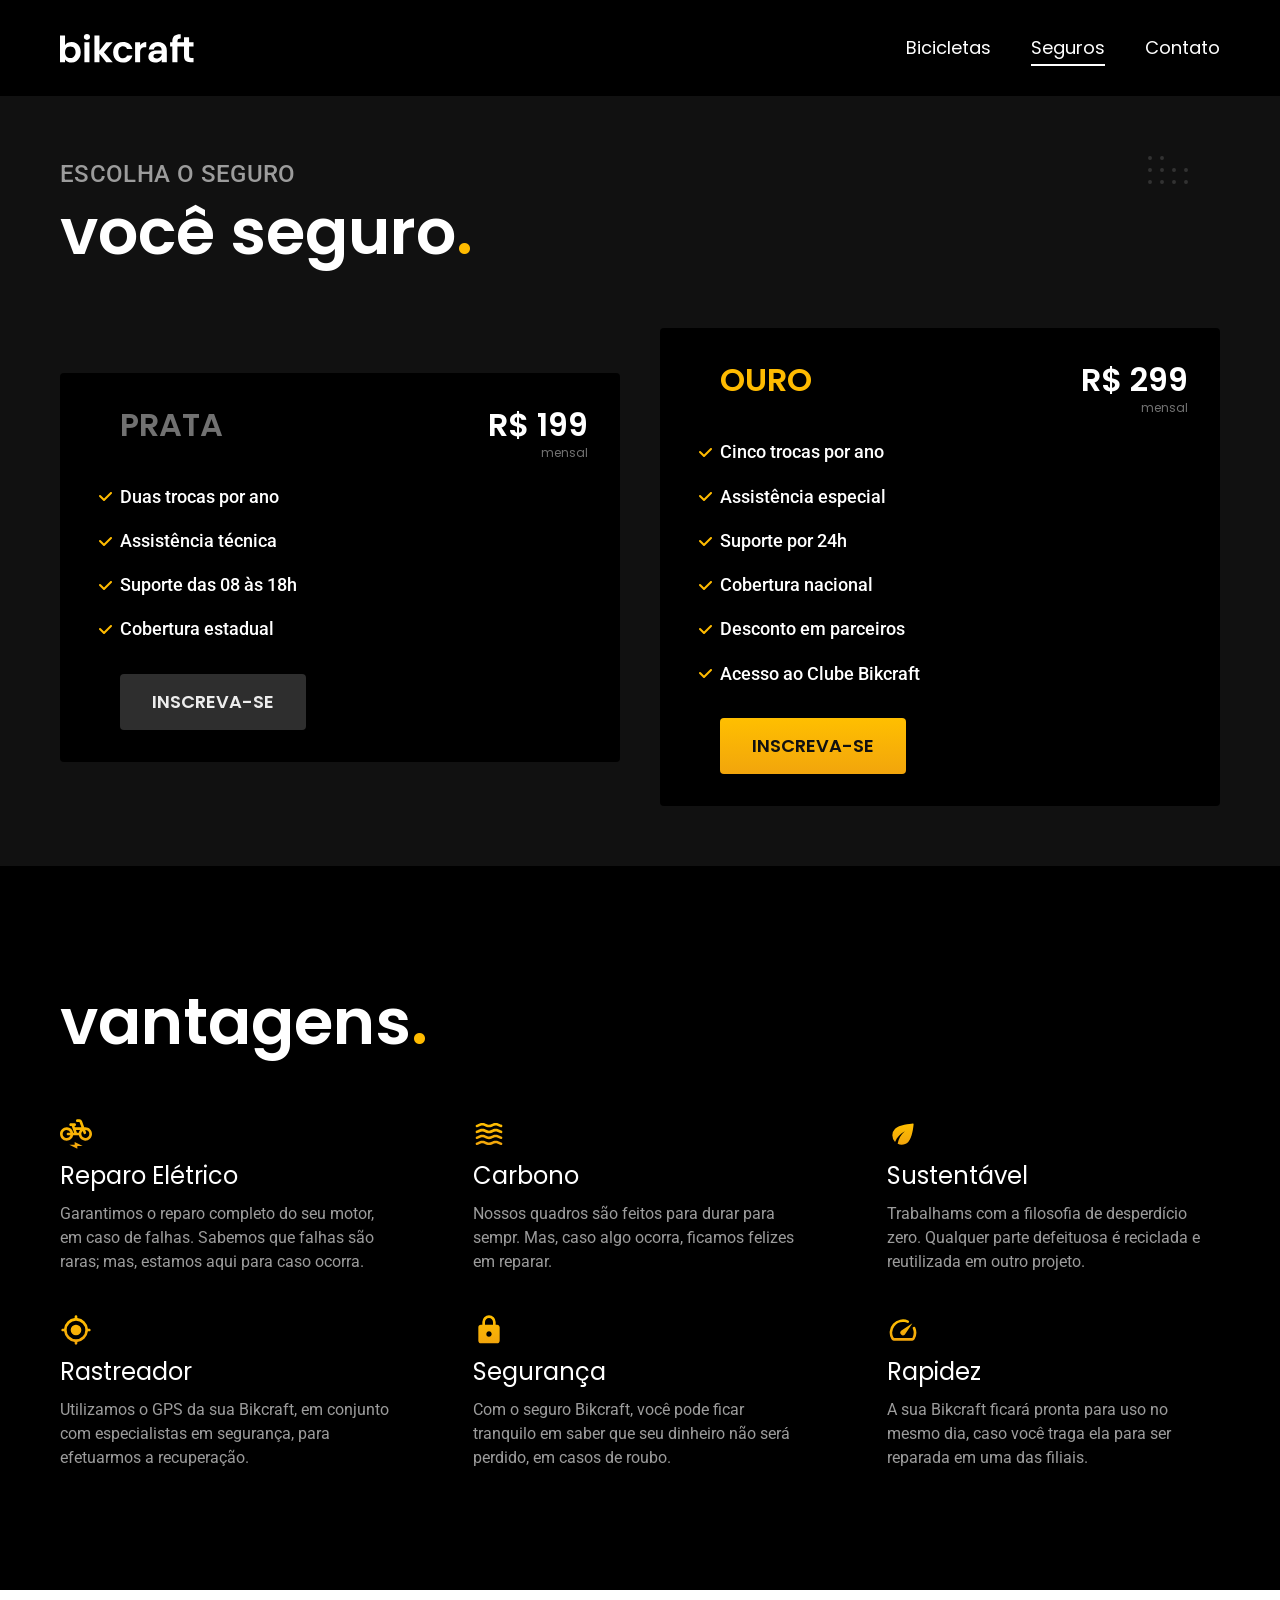
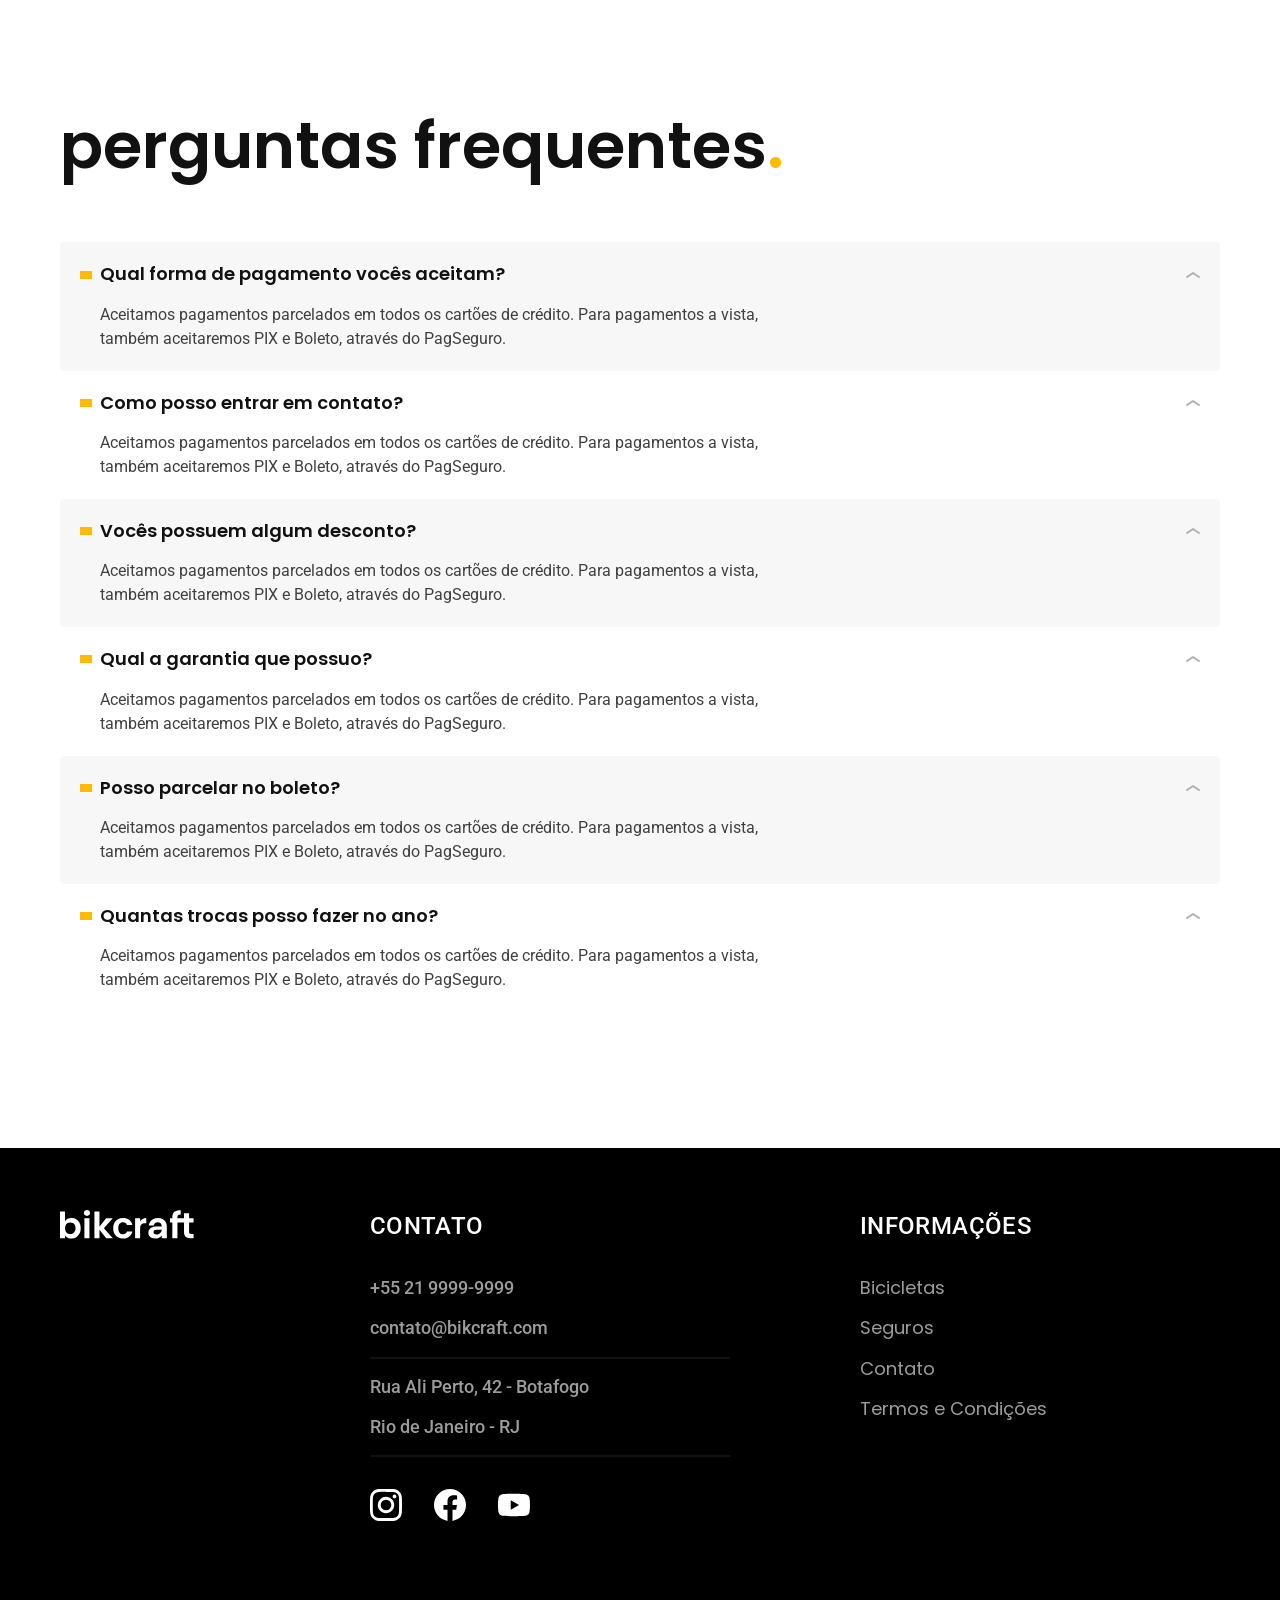
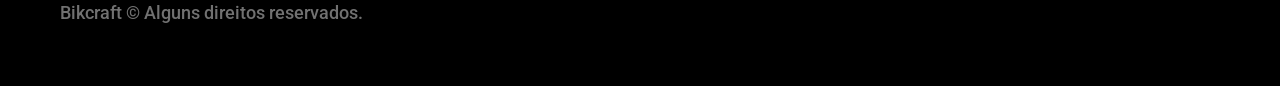
<file: pages/seguros.html>
<!DOCTYPE html>
<html lang = "pt-BR">

<head>
    <meta charset = "UTF-8">
    <meta name = "viewport" content = "width=device-width, initial-scale=1.0">
    <title> Seguros - Bikcraft </title>
    <meta name = "description" content = "Seguros.">
        <link rel = "stylesheet" href = "../style.css">
    <link rel = "preload" href = "../style.css" as = "style">

    <style> @import url('https://fonts.googleapis.com/css2?family=Poppins:ital,wght@0,100;0,200;0,300;0,400;0,500;0,600;0,700;0,800;0,900;1,100;1,200;1,300;1,400;1,500;1,600;1,700;1,800;1,900&display=swap'); </style>
    <style> @import url('https://fonts.googleapis.com/css2?family=Roboto:ital,wght@0,100..900;1,100..900&display=swap'); </style>
    <style> @import url('https://fonts.googleapis.com/css2?family=Merriweather:ital,opsz,wght@0,18..144,300..900;1,18..144,300..900&display=swap'); </style>
</head>

<body id = "seguros">
    <header class = "header-bg">
        <div class = "header container">
            <a href = "../index.html">
                <img src = "../img/bikcraft.svg" alt = "Bikcraft">
            </a>

            <nav aria-label = "primaria">
                <ul class = "header-menu font-1-m cor-0">
                    <li> <a href = "bicicletas.html"> Bicicletas </a> </li>
                    <li> <a href = "seguros.html"> Seguros </a> </li>
                    <li> <a href = "contato.html"> Contato </a> </li>
                </ul>
            </nav>
        </div>
    </header>

    <main class = "seguros-bg">
        <div class = "titulo-bg">
            <div class = "titulo container">
                <p class = "font-2-l-b cor-5"> Escolha o seguro </p>
                <h1 class = "font-1-xxl cor-0"> você seguro<span class = "cor-p1">.</span> </h1>
            </div>
        </div>

        <div class = "seguros container">
            <div class = "seguros-item">
                <h3 class = "font-1-xl cor-6"> PRATA </h3>

                <span class = "font-1-xl cor-0"> R$ 199 <span class = "font-1-xs cor-6"> mensal </span></span>

                <ul class = "font-2-m cor-0">
                    <li> Duas trocas por ano </li>
                    <li> Assistência técnica </li>
                    <li> Suporte das 08 às 18h </li>
                    <li> Cobertura estadual </li>
                </ul>

                <a class = "botao secundario" href ="orcamento.html?tipo=produto&seguro=prata"> Inscreva-se </a>
            </div>

            <div class = "seguros-item">
                <h3 class = "font-1-xl cor-p1"> OURO </h3>

                <span class = "font-1-xl cor-0"> R$ 299 <span class = "font-1-xs cor-6"> mensal </span></span>

                <ul class = "font-2-m cor-0">
                    <li> Cinco trocas por ano </li>
                    <li> Assistência especial </li>
                    <li> Suporte por 24h </li>
                    <li> Cobertura nacional </li>
                    <li> Desconto em parceiros </li>
                    <li> Acesso ao Clube Bikcraft </li>
                </ul>

                <a class = "botao" href ="orcamento.html?tipo=produto&seguro=ouro"> Inscreva-se </a>
            </div>
        </div>
    </main>

    <article class = "vantagens-bg">
        <div class = "vantagens container">
            <h2 class = "font-1-xxl cor-0"> vantagens<span class = "cor-p1">.</span> </h2>

            <ul>
                <li>
                    <img src = "../img/icones/eletrica.svg" alt = "">

                    <h3 class = "font-1-l cor-0"> Reparo Elétrico </h3>

                    <p class = "font-2-s cor-5"> Garantimos o reparo completo do seu motor, em caso de falhas. Sabemos que falhas são raras; mas, estamos aqui para caso ocorra. </p>
                </li>
                <li>
                    <img src = "../img/icones/carbono.svg" alt = "">

                    <h3 class = "font-1-l cor-0"> Carbono </h3>

                    <p class = "font-2-s cor-5"> Nossos quadros são feitos para durar para sempr. Mas, caso algo ocorra, ficamos felizes em reparar. </p>
                </li>
                <li>
                    <img src = "../img/icones/sustentavel.svg" alt = "">

                    <h3 class = "font-1-l cor-0"> Sustentável </h3>

                    <p class = "font-2-s cor-5"> Trabalhams com a filosofia de desperdício zero. Qualquer parte defeituosa é reciclada e reutilizada em outro projeto. </p>
                </li>
                <li>
                    <img src = "../img/icones/rastreador.svg" alt = "">

                    <h3 class = "font-1-l cor-0"> Rastreador </h3>

                    <p class = "font-2-s cor-5"> Utilizamos o GPS da sua Bikcraft, em conjunto com especialistas em segurança, para efetuarmos a recuperação. </p>
                </li>
                <li>
                    <img src = "../img/icones/seguro.svg" alt = "">

                    <h3 class = "font-1-l cor-0"> Segurança </h3>

                    <p class = "font-2-s cor-5"> Com o seguro Bikcraft, você pode ficar tranquilo em saber que seu dinheiro não será perdido, em casos de roubo. </p>
                </li>
                <li>
                    <img src = "../img/icones/velocidade.svg" alt = "">

                    <h3 class = "font-1-l cor-0"> Rapidez </h3>

                    <p class = "font-2-s cor-5"> A sua Bikcraft ficará pronta para uso no mesmo dia, caso você traga ela para ser reparada em uma das filiais. </p>
                </li>
            </ul>
        </div>
    </article>

    <article class = "perguntas container">
        <h2 class = "font-1-xxl"> perguntas frequentes<span class = "cor-p1">.</span> </h2>

        <dl>
            <div>
                <dt class = "font-1-m-b"> Qual forma de pagamento vocês aceitam? </dt>

                <dd class = "font-2-s cor-9"> Aceitamos pagamentos parcelados em todos os cartões de crédito. Para pagamentos a vista, também aceitaremos PIX e Boleto, através do PagSeguro. </dd>
            </div>
            <div>
                <dt class = "font-1-m-b"> Como posso entrar em contato? </dt>

                <dd class = "font-2-s cor-9"> Aceitamos pagamentos parcelados em todos os cartões de crédito. Para pagamentos a vista, também aceitaremos PIX e Boleto, através do PagSeguro. </dd>
            </div>
            <div>
                <dt class = "font-1-m-b"> Vocês possuem algum desconto? </dt>

                <dd class = "font-2-s cor-9"> Aceitamos pagamentos parcelados em todos os cartões de crédito. Para pagamentos a vista, também aceitaremos PIX e Boleto, através do PagSeguro. </dd>
            </div>
            <div>
                <dt class = "font-1-m-b"> Qual a garantia que possuo? </dt>

                <dd class = "font-2-s cor-9"> Aceitamos pagamentos parcelados em todos os cartões de crédito. Para pagamentos a vista, também aceitaremos PIX e Boleto, através do PagSeguro. </dd>
            </div>
            <div>
                <dt class = "font-1-m-b"> Posso parcelar no boleto? </dt>

                <dd class = "font-2-s cor-9"> Aceitamos pagamentos parcelados em todos os cartões de crédito. Para pagamentos a vista, também aceitaremos PIX e Boleto, através do PagSeguro. </dd>
            </div>
            <div>
                <dt class = "font-1-m-b"> Quantas trocas posso fazer no ano? </dt>

                <dd class = "font-2-s cor-9"> Aceitamos pagamentos parcelados em todos os cartões de crédito. Para pagamentos a vista, também aceitaremos PIX e Boleto, através do PagSeguro. </dd>
            </div>
        </dl>
    </article>

    <footer class = "footer-bg">
        <div class = "footer container">
            <img src = "../img/bikcraft.svg" alt = "Bikcraft">
            
            <div class = "footer-contato">
                <h3 class = "font-2-l-b cor-0"> Contato </h3>

                <ul class = "font-2-m cor-5">
                    <li> <a href = "tel:+552199999999"> +55 21 9999-9999 </a> </li>
                    <li> <a href = "mailto:contato@bikcraft.com"> contato@bikcraft.com </a> </li>
                    <li> Rua Ali Perto, 42 - Botafogo </li>
                    <li> Rio de Janeiro - RJ </li>
                </ul>

                <div class = "footer-redes">
                    <a href = "./">
                        <img src = "../img/redes/instagram.svg" alt = "Instagram">
                    </a>
                    <a href = "./">
                        <img src = "../img/redes/facebook.svg" alt = "Facebook">
                    </a>
                    <a href = "./">
                        <img src = "../img/redes/youtube.svg" alt = "YouTube">
                    </a>
                </div>
            </div>

            <div class = "footer-informacoes">
                <h3 class = "font-2-l-b cor-0"> Informações </h3>

                <nav>
                    <ul class = "font-1-m cor-5">
                        <li> <a href = "bicicletas.html"> Bicicletas </a> </li>
                        <li> <a href = "seguros.html"> Seguros </a> </li>
                        <li> <a href = "contato.html"> Contato </a> </li>
                        <li> <a href = "termos.html"> Termos e Condições </a> </li>
                    </ul>
                </nav>
            </div>
            <p class = "footer-copy font-2-m cor-6"> Bikcraft © Alguns direitos reservados. </p>
        </div>
    </footer>

    <script src = "../js/script.js"></script>
</body>

</html>
</file>
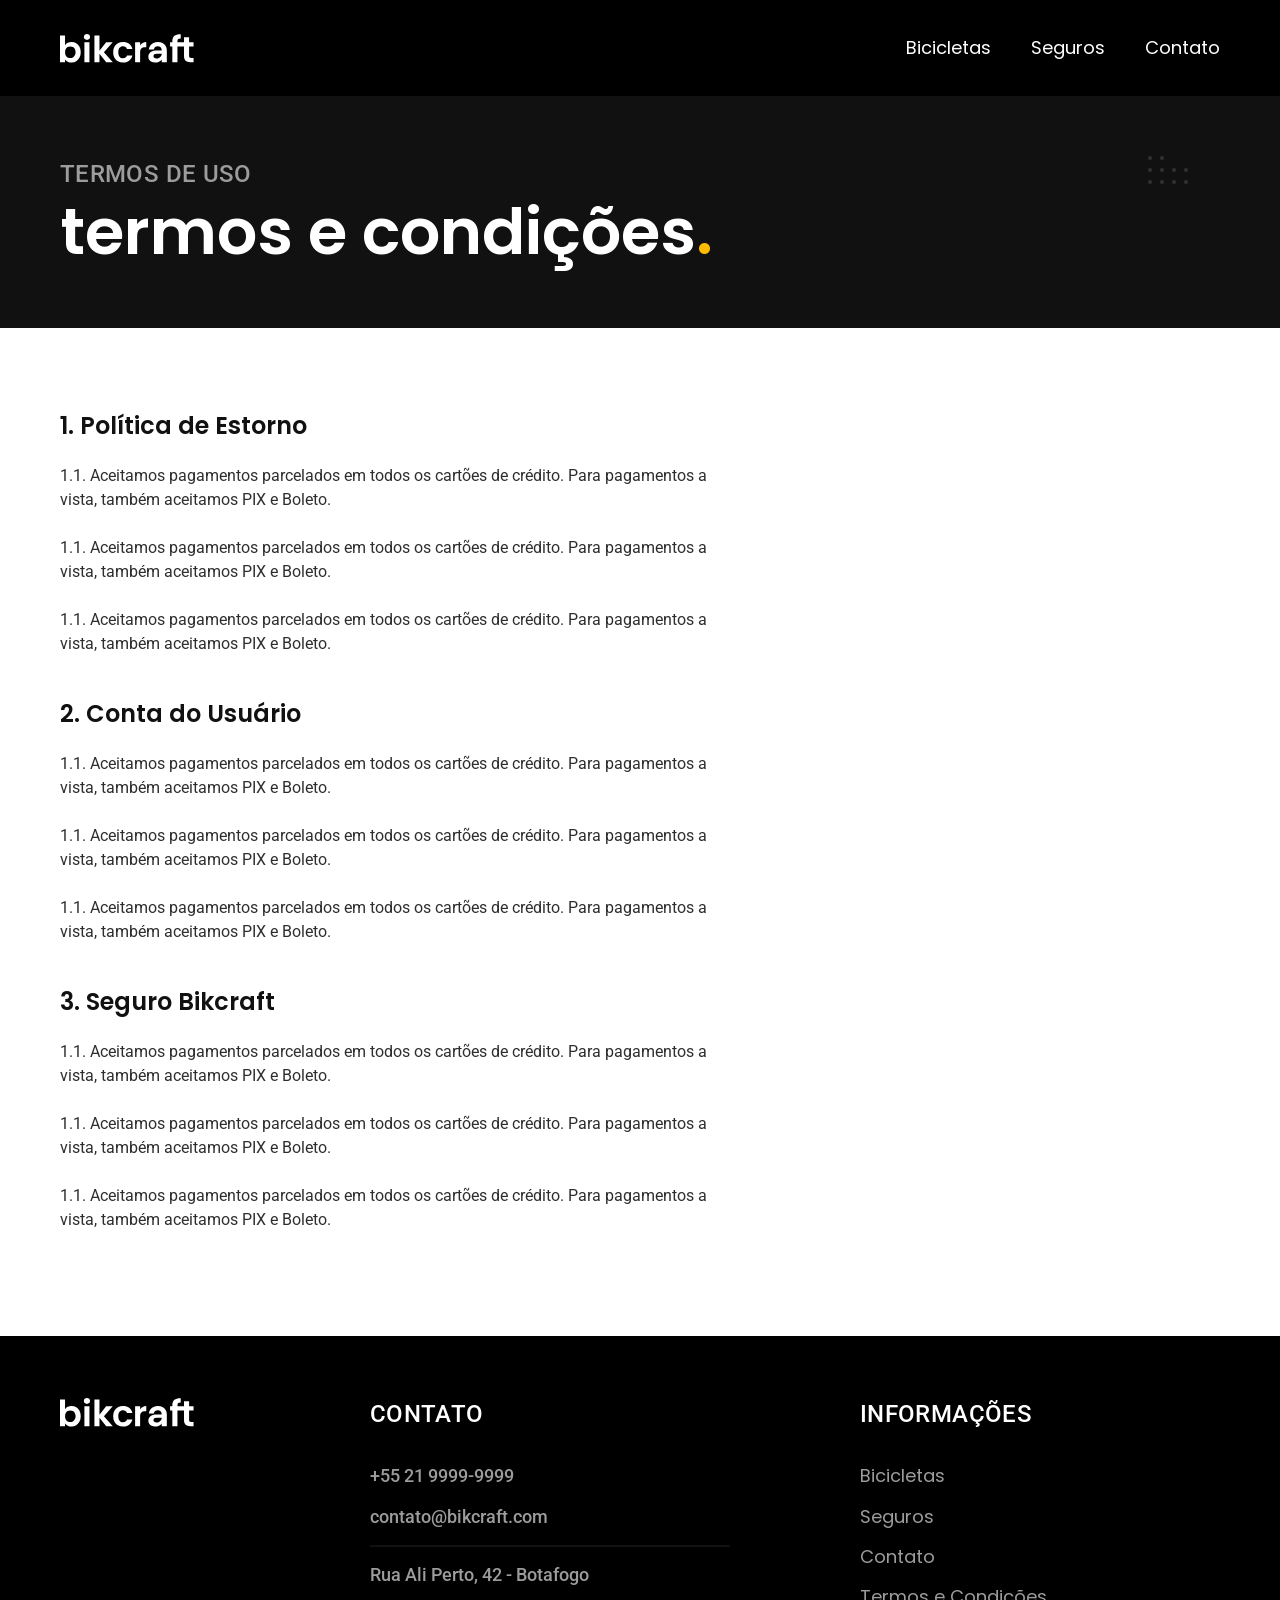
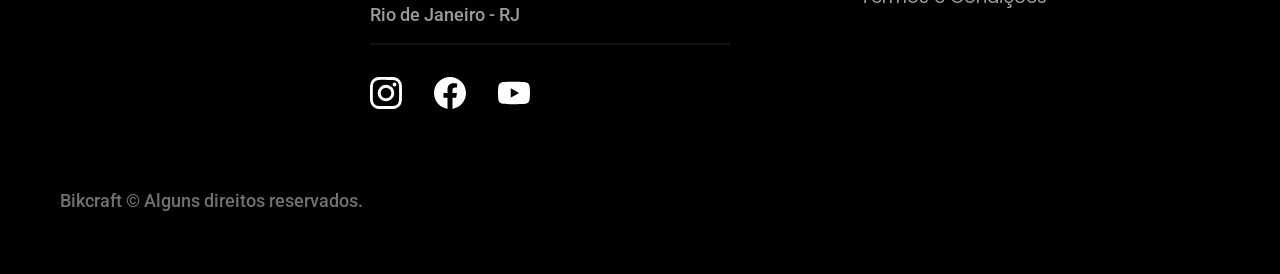
<file: pages/termos.html>
<!DOCTYPE html>
<html lang = "pt-BR">

<head>
    <meta charset = "UTF-8">
    <meta name = "viewport" content = "width=device-width, initial-scale=1.0">
    <title> Termos e Condições - Bikcraft </title>
    <meta name = "description" content = "Termos e Condições">
        <link rel = "stylesheet" href = "../style.css">
    <link rel = "preload" href = "../style.css" as = "style">

    <style> @import url('https://fonts.googleapis.com/css2?family=Poppins:ital,wght@0,100;0,200;0,300;0,400;0,500;0,600;0,700;0,800;0,900;1,100;1,200;1,300;1,400;1,500;1,600;1,700;1,800;1,900&display=swap'); </style>
    <style> @import url('https://fonts.googleapis.com/css2?family=Roboto:ital,wght@0,100..900;1,100..900&display=swap'); </style>
    <style> @import url('https://fonts.googleapis.com/css2?family=Merriweather:ital,opsz,wght@0,18..144,300..900;1,18..144,300..900&display=swap'); </style>
</head>

<body id = "termos">
    <header class = "header-bg">
        <div class = "header container">
            <a href = "../index.html">
                <img src = "../img/bikcraft.svg" alt = "Bikcraft">
            </a>

            <nav aria-label = "primaria">
                <ul class = "header-menu font-1-m cor-0">
                    <li> <a href = "bicicletas.html"> Bicicletas </a> </li>
                    <li> <a href = "seguros.html"> Seguros </a> </li>
                    <li> <a href = "contato.html"> Contato </a> </li>
                </ul>
            </nav>
        </div>
    </header> 

    <main>
        <div class = "titulo-bg">
            <div class = "titulo container">
                <p class = "font-2-l-b cor-5"> Termos de uso </p>

                <h1 class = "font-1-xxl cor-0"> termos e condições<span class = "cor-p1">.</span> </h1>
            </div>
        </div>

        <div class = "termos font-2-s cor-10 container">
            <h2 class = "font-1-l cor-11"> 1. Política de Estorno </h2>

            <p> 1.1. Aceitamos pagamentos parcelados em todos os cartões de crédito. Para pagamentos a vista, também aceitamos PIX e Boleto. </p>
            <p> 1.1. Aceitamos pagamentos parcelados em todos os cartões de crédito. Para pagamentos a vista, também aceitamos PIX e Boleto. </p>
            <p> 1.1. Aceitamos pagamentos parcelados em todos os cartões de crédito. Para pagamentos a vista, também aceitamos PIX e Boleto. </p>

            <h2 class = "font-1-l cor-11"> 2. Conta do Usuário </h2>

            <p> 1.1. Aceitamos pagamentos parcelados em todos os cartões de crédito. Para pagamentos a vista, também aceitamos PIX e Boleto. </p>
            <p> 1.1. Aceitamos pagamentos parcelados em todos os cartões de crédito. Para pagamentos a vista, também aceitamos PIX e Boleto. </p>
            <p> 1.1. Aceitamos pagamentos parcelados em todos os cartões de crédito. Para pagamentos a vista, também aceitamos PIX e Boleto. </p>

            <h2 class = "font-1-l cor-11"> 3. Seguro Bikcraft </h2>

            <p> 1.1. Aceitamos pagamentos parcelados em todos os cartões de crédito. Para pagamentos a vista, também aceitamos PIX e Boleto. </p>
            <p> 1.1. Aceitamos pagamentos parcelados em todos os cartões de crédito. Para pagamentos a vista, também aceitamos PIX e Boleto. </p>
            <p> 1.1. Aceitamos pagamentos parcelados em todos os cartões de crédito. Para pagamentos a vista, também aceitamos PIX e Boleto. </p>
        </div>
    </main>

    <footer class = "footer-bg">
        <div class = "footer container">
            <img src = "../img/bikcraft.svg" alt = "Bikcraft">
            
            <div class = "footer-contato">
                <h3 class = "font-2-l-b cor-0"> Contato </h3>

                <ul class = "font-2-m cor-5">
                    <li> <a href = "tel:+552199999999"> +55 21 9999-9999 </a> </li>
                    <li> <a href = "mailto:contato@bikcraft.com"> contato@bikcraft.com </a> </li>
                    <li> Rua Ali Perto, 42 - Botafogo </li>
                    <li> Rio de Janeiro - RJ </li>
                </ul>

                <div class = "footer-redes">
                    <a href = "./">
                        <img src = "../img/redes/instagram.svg" alt = "Instagram">
                    </a>
                    <a href = "./">
                        <img src = "../img/redes/facebook.svg" alt = "Facebook">
                    </a>
                    <a href = "./">
                        <img src = "../img/redes/youtube.svg" alt = "YouTube">
                    </a>
                </div>
            </div>

            <div class = "footer-informacoes">
                <h3 class = "font-2-l-b cor-0"> Informações </h3>

                <nav>
                    <ul class = "font-1-m cor-5">
                        <li> <a href = "bicicletas.html"> Bicicletas </a> </li>
                        <li> <a href = "seguros.html"> Seguros </a> </li>
                        <li> <a href = "contato.html"> Contato </a> </li>
                        <li> <a href = "termos.html"> Termos e Condições </a> </li>
                    </ul>
                </nav>
            </div>
            <p class = "footer-copy font-2-m cor-6"> Bikcraft © Alguns direitos reservados. </p>
        </div>
    </footer>

    <script src = "../js/script.js"></script>
</body>

</html>
</file>
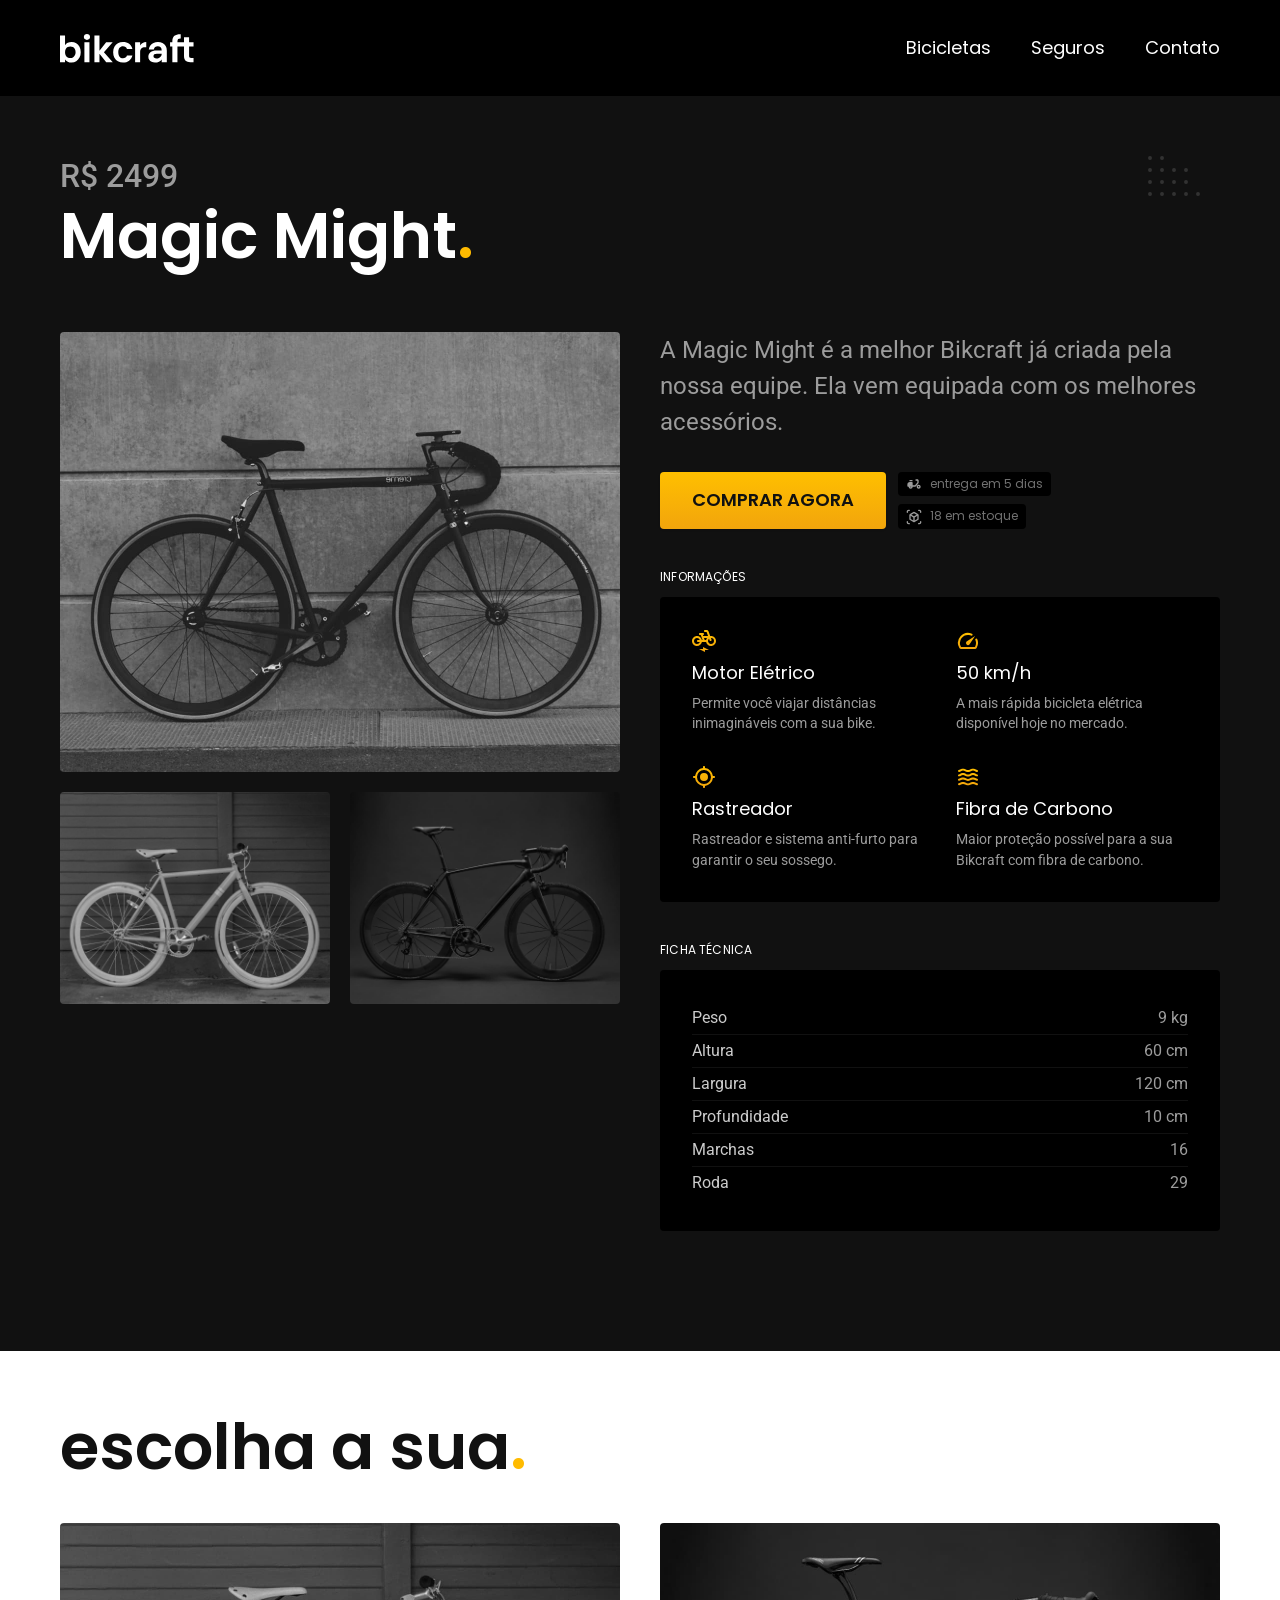
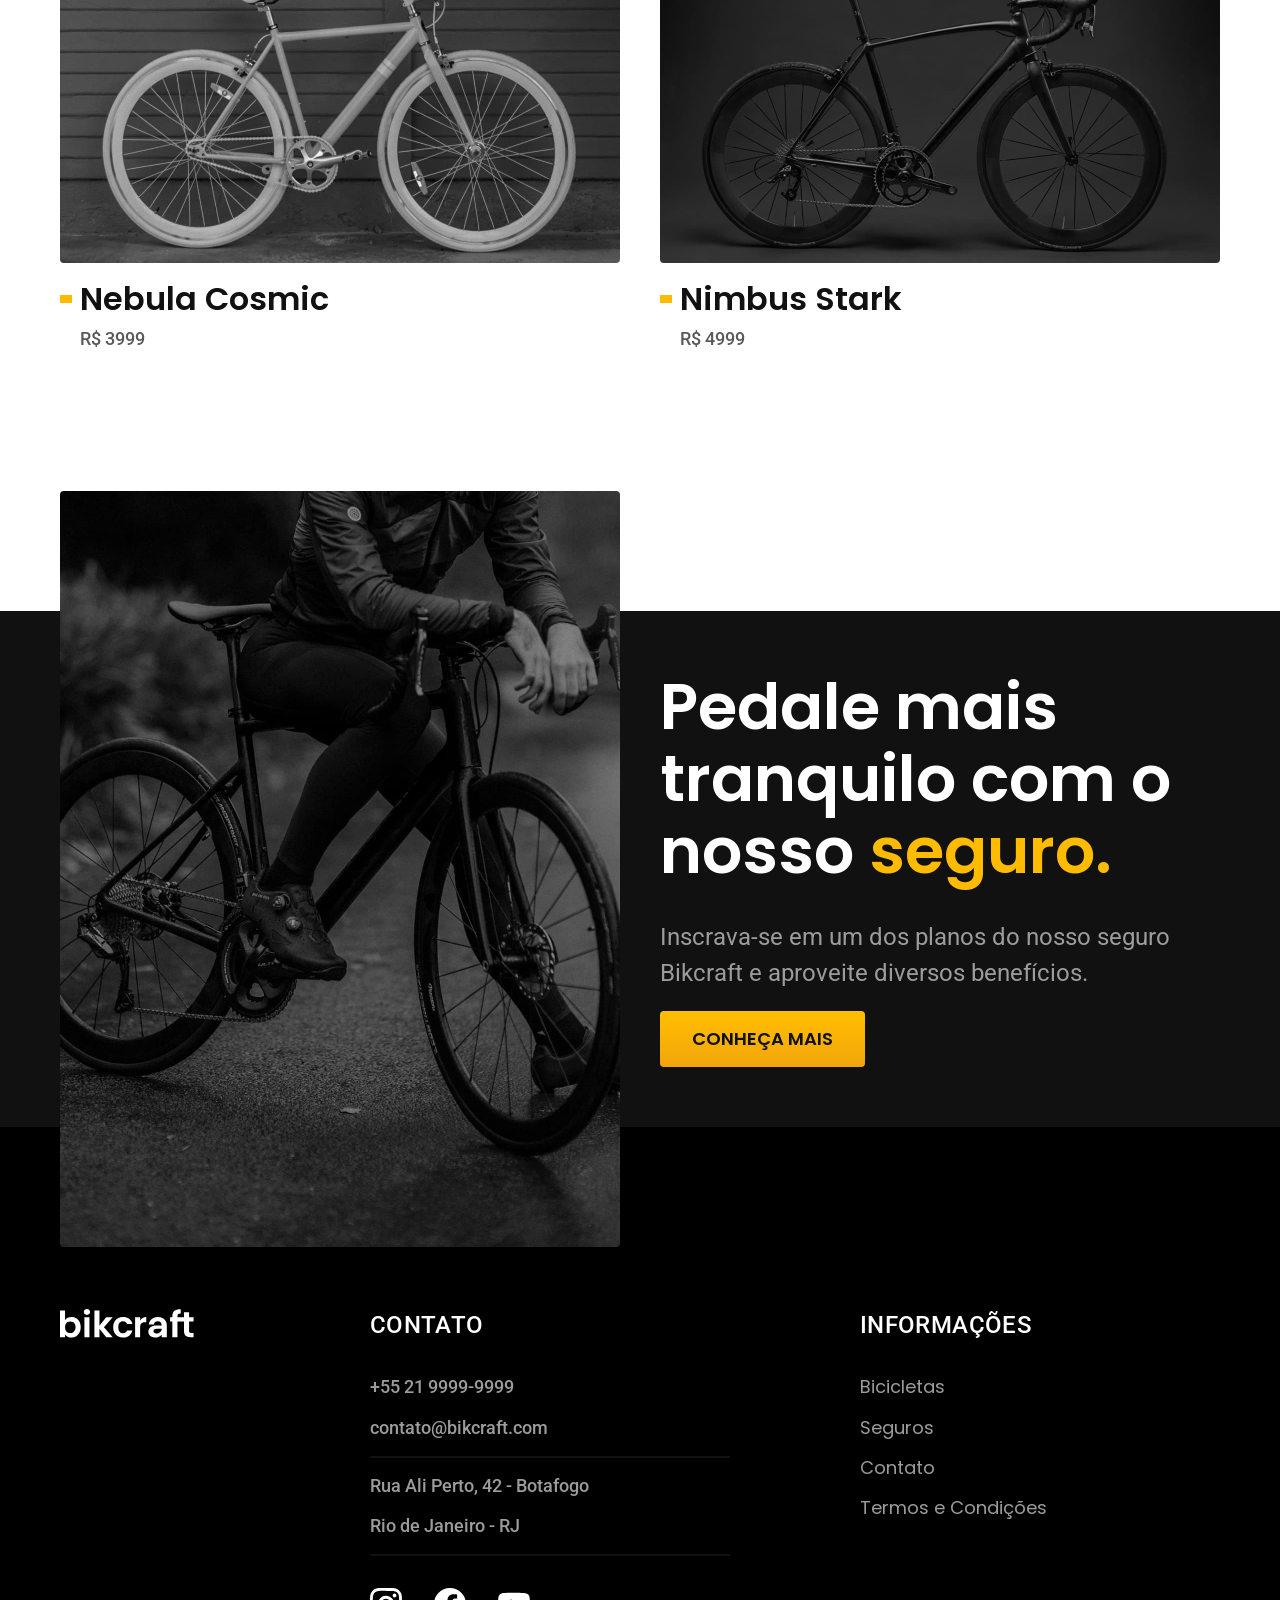
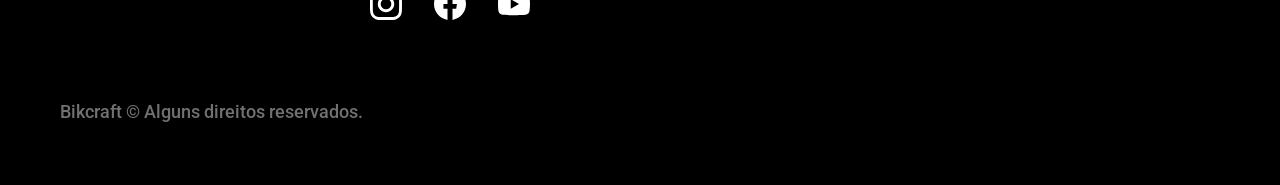
<file: pages/bicicletas/magic.html>
<!DOCTYPE html>
<html lang = "pt-BR">

<head>
    <meta charset = "UTF-8">
    <meta name = "viewport" content = "width=device-width, initial-scale=1.0">
    <title> Magic Might - Bikcraft </title>
    <meta name = "description" content = "Magic Might">
    <link rel = "stylesheet" href = "../../style.css">
    <link rel = "preload" href = "../../style.css" as = "style">

    <style> @import url('https://fonts.googleapis.com/css2?family=Poppins:ital,wght@0,100;0,200;0,300;0,400;0,500;0,600;0,700;0,800;0,900;1,100;1,200;1,300;1,400;1,500;1,600;1,700;1,800;1,900&display=swap'); </style>
    <style> @import url('https://fonts.googleapis.com/css2?family=Roboto:ital,wght@0,100..900;1,100..900&display=swap'); </style>
    <style> @import url('https://fonts.googleapis.com/css2?family=Merriweather:ital,opsz,wght@0,18..144,300..900;1,18..144,300..900&display=swap'); </style>
</head>

<body id = "bicicleta">
    <header class = "header-bg">
        <div class = "header container">
            <a href = "../../index.html">
                <img src = "../../img/bikcraft.svg" alt = "Bikcraft">
            </a>

            <nav aria-label = "primaria">
                <ul class = "header-menu font-1-m cor-0">
                    <li> <a href = "../bicicletas.html"> Bicicletas </a> </li>
                    <li> <a href = "../seguros.html"> Seguros </a> </li>
                    <li> <a href = "../contato.html"> Contato </a> </li>
                </ul>
            </nav>
        </div>
    </header>

    <main class = "titulo-bg">
        <div>
            <div class = "titulo container">
                <p class = "font-2-xl cor-5"> R$ 2499 </p>
                <h1 class = "font-1-xxl cor-0"> Magic Might<span class = "cor-p1">.</span> </h1>
            </div>
        </div>

        <div class = "bicicleta container">
            <div class = "bicicleta-imagens">
                <img src = "../../img/bicicleta/nimbus2.jpg" alt = "Bicicleta 1">
                <img src = "../../img/bicicleta/nimbus3.jpg" alt = "Bicicleta 2">
                <img src = "../../img/bicicleta/nimbus1.jpg" alt = "Bicicleta 3">
            </div>

            <div class = "bicicleta-conteudo">
                <p class = "font-2-l cor-5"> A Magic Might é a melhor Bikcraft já criada pela nossa equipe. Ela vem equipada com os melhores acessórios. </p>

                <div class = "bicicleta-comprar">
                    <a class = "botao" href = "../orcamento.html?tipo=bikcraft&produto=magic"> Comprar Agora </a>

                    <span class = "font-1-xs cor-6"> <img src = "../../img/icones/entrega.svg" alt = ""> entrega em 5 dias </span>
                    <span class = "font-1-xs cor-6"> <img src = "../../img/icones/estoque.svg" alt = ""> 18 em estoque </span>
                </div>

                <h2 class = "font-1-xs cor-0"> Informações </h2>

                <ul class = "bicicleta-informacoes">
                    <li>
                        <img src = "../../img/icones/eletrica.svg" alt = "">
                        <h3 class = "font-1-m cor-0"> Motor Elétrico </h3>
                        <p class = "font-2-xs cor-5"> Permite você viajar distâncias inimagináveis com a sua bike. </p>
                    </li>

                    <li>
                        <img src = "../../img/icones/velocidade.svg" alt = "">
                        <h3 class = "font-1-m cor-0"> 50 km/h </h3>
                        <p class = "font-2-xs cor-5"> A mais rápida bicicleta elétrica disponível hoje no mercado. </p>
                    </li>

                    <li>
                        <img src = "../../img/icones/rastreador.svg" alt = "">
                        <h3 class = "font-1-m cor-0"> Rastreador </h3>
                        <p class = "font-2-xs cor-5"> Rastreador e sistema anti-furto para garantir o seu sossego. </p>
                    </li>

                    <li>
                        <img src = "../../img/icones/carbono.svg" alt = "">
                        <h3 class = "font-1-m cor-0"> Fibra de Carbono </h3>
                        <p class = "font-2-xs cor-5"> Maior proteção possível para a sua Bikcraft com fibra de carbono. </p>
                    </li>
                </ul>

                <h2 class = "font-1-xs cor-0"> Ficha Técnica </h2>

                <ul class = "bicicleta-ficha font-2-s cor-4">
                    <li> Peso <span>9 kg</span> </li>
                    <li> Altura <span>60 cm</span> </li>
                    <li> Largura <span>120 cm</span> </li>
                    <li> Profundidade <span>10 cm</span> </li>
                    <li> Marchas <span>16</span> </li>
                    <li> Roda <span>29</span> </li>
                </ul>
            </div>
        </div>
    </main>

    <article class = "bicicletas-lista container">
        <h2 class = "font-1-xxl"> escolha a sua<span class = "cor-p1">.</span> </h2>

        <ul>
            <li>
                <a href = "nebula.html">
                    <img src = "../../img/bicicletas/nebula.jpg" alt = "Bicicleta Preta">
                    <h3 class = "font-1-xl"> Nebula Cosmic </h3>
                    <span class = "font-2-m cor-8"> R$ 3999 </span>
                </a>
            </li>

            <li>
                <a href = "nimbus.html">
                    <img src = "../../img/bicicletas/nimbus.jpg" alt = "Bicicleta Preta">
                    <h3 class = "font-1-xl"> Nimbus Stark </h3>
                    <span class = "font-2-m cor-8"> R$ 4999 </span>
                </a>
            </li>
        </ul>
    </article>

    <article class = "seguro-bg">
        <div class = "seguro container">
            <div class = "seguro-imagem">
                <img src = "../../img/fotos/seguros.jpg" alt = "Pessoa parada em cima de uma bicicleta.">
            </div>

            <div class = "seguro-conteudo">
                <h2 class = "font-1-xxl cor-0"> Pedale mais tranquilo com o nosso <span class = "cor-p1">seguro.</span> </h2>
                <p class = "font-2-l cor-5"> Inscrava-se em um dos planos do nosso seguro Bikcraft e aproveite diversos benefícios. </p>
                <a class = "botao" href = "../seguros.html"> Conheça Mais </a>
            </div>
        </div>
    </article>

    <footer class = "footer-bg">
        <div class = "footer container">
            <img src = "../../img/bikcraft.svg" alt = "Bikcraft">
            
            <div class = "footer-contato">
                <h3 class = "font-2-l-b cor-0"> Contato </h3>

                <ul class = "font-2-m cor-5">
                    <li> <a href = "tel:+552199999999"> +55 21 9999-9999 </a> </li>
                    <li> <a href = "mailto:contato@bikcraft.com"> contato@bikcraft.com </a> </li>
                    <li> Rua Ali Perto, 42 - Botafogo </li>
                    <li> Rio de Janeiro - RJ </li>
                </ul>

                <div class = "footer-redes">
                    <a href = "./">
                        <img src = "../../img/redes/instagram.svg" alt = "Instagram">
                    </a>
                    <a href = "./">
                        <img src = "../../img/redes/facebook.svg" alt = "Facebook">
                    </a>
                    <a href = "./">
                        <img src = "../../img/redes/youtube.svg" alt = "YouTube">
                    </a>
                </div>
            </div>

            <div class = "footer-informacoes">
                <h3 class = "font-2-l-b cor-0"> Informações </h3>

                <nav>
                    <ul class = "font-1-m cor-5">
                        <li> <a href = "../bicicletas.html"> Bicicletas </a> </li>
                        <li> <a href = "../seguros.html"> Seguros </a> </li>
                        <li> <a href = "../contato.html"> Contato </a> </li>
                        <li> <a href = "../termos.html"> Termos e Condições </a> </li>
                    </ul>
                </nav>
            </div>
            <p class = "footer-copy font-2-m cor-6"> Bikcraft © Alguns direitos reservados. </p>
        </div>
    </footer>

    <script src = "../../js/script.js"></script>
</body>

</html
</file>
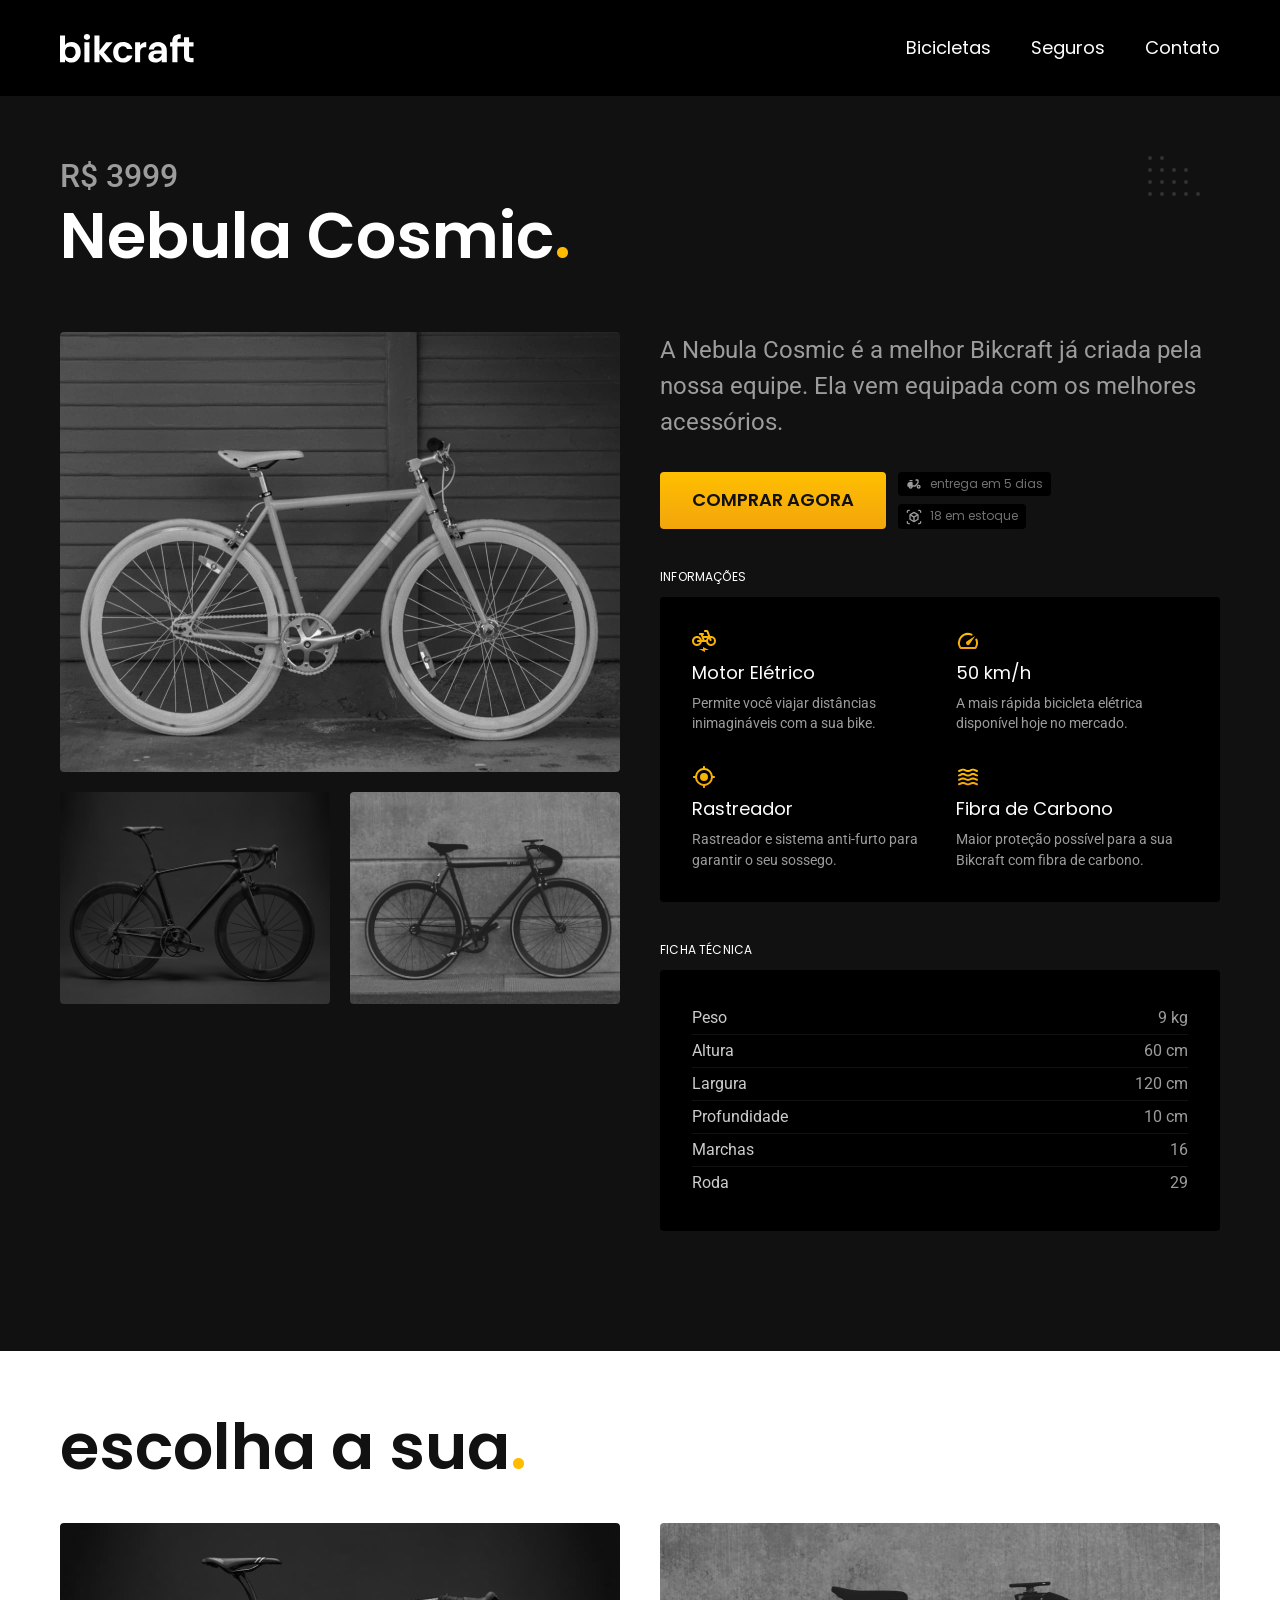
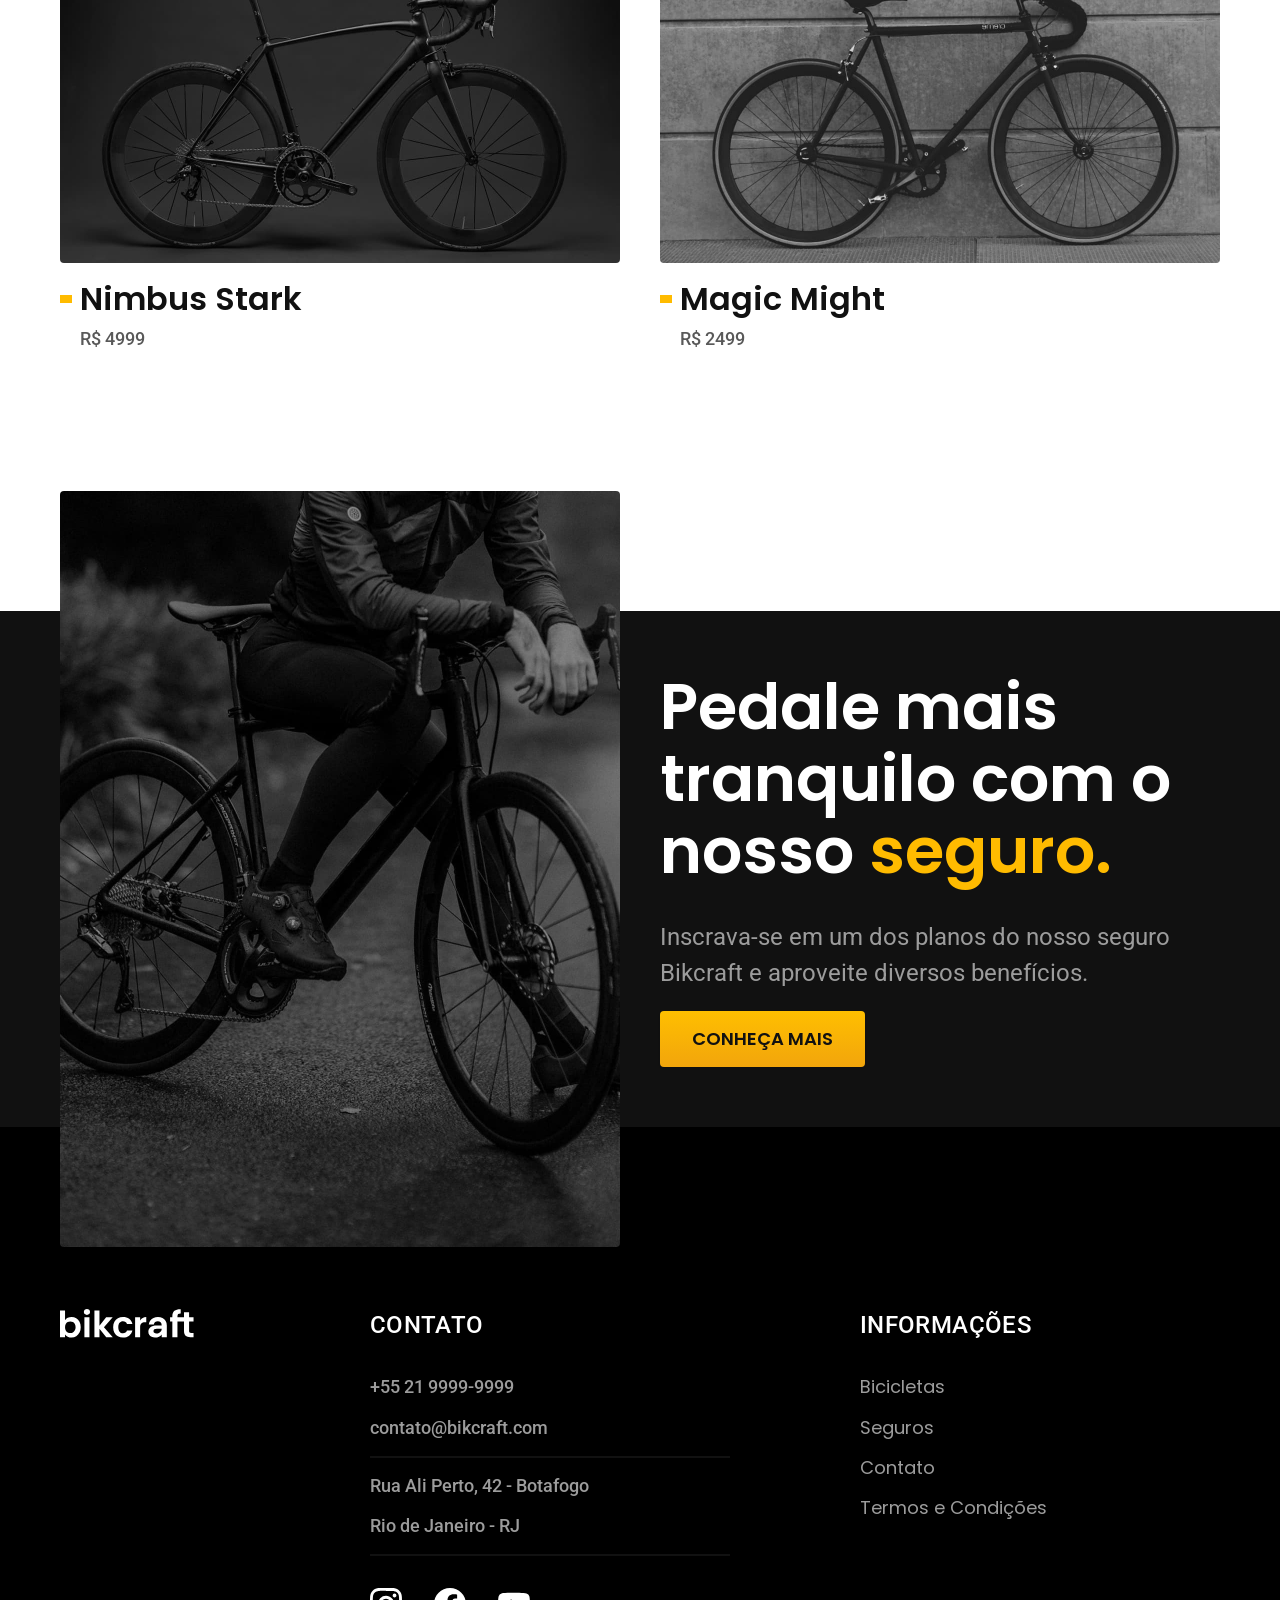
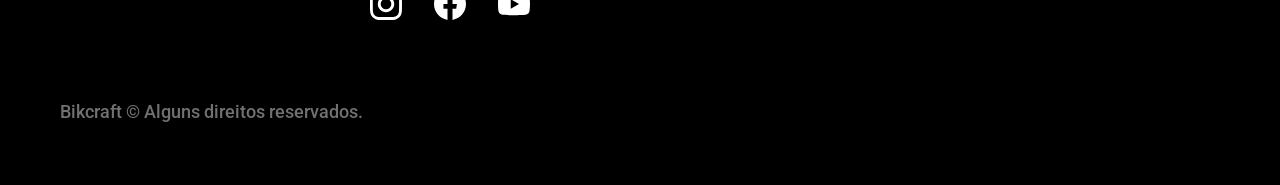
<file: pages/bicicletas/nebula.html>
<!DOCTYPE html>
<html lang = "pt-BR">

<head>
    <meta charset = "UTF-8">
    <meta name = "viewport" content = "width=device-width, initial-scale=1.0">
    <title> Nebula Cosmic - Bikcraft </title>
    <meta name = "description" content = "Nebula Cosmic">
    <link rel = "stylesheet" href = "../../style.css">
    <link rel = "preload" href = "../../style.css" as = "style">

    <style> @import url('https://fonts.googleapis.com/css2?family=Poppins:ital,wght@0,100;0,200;0,300;0,400;0,500;0,600;0,700;0,800;0,900;1,100;1,200;1,300;1,400;1,500;1,600;1,700;1,800;1,900&display=swap'); </style>
    <style> @import url('https://fonts.googleapis.com/css2?family=Roboto:ital,wght@0,100..900;1,100..900&display=swap'); </style>
    <style> @import url('https://fonts.googleapis.com/css2?family=Merriweather:ital,opsz,wght@0,18..144,300..900;1,18..144,300..900&display=swap'); </style>
</head>

<body id = "bicicleta">
    <header class = "header-bg">
        <div class = "header container">
            <a href = "../../index.html">
                <img src = "../../img/bikcraft.svg" alt = "Bikcraft">
            </a>

            <nav aria-label = "primaria">
                <ul class = "header-menu font-1-m cor-0">
                    <li> <a href = "../bicicletas.html"> Bicicletas </a> </li>
                    <li> <a href = "../seguros.html"> Seguros </a> </li>
                    <li> <a href = "../contato.html"> Contato </a> </li>
                </ul>
            </nav>
        </div>
    </header>

    <main class = "titulo-bg">
        <div>
            <div class = "titulo container">
                <p class = "font-2-xl cor-5"> R$ 3999 </p>
                <h1 class = "font-1-xxl cor-0"> Nebula Cosmic<span class = "cor-p1">.</span> </h1>
            </div>
        </div>

        <div class = "bicicleta container">
            <div class = "bicicleta-imagens">
                <img src = "../../img/bicicleta/nimbus3.jpg" alt = "Bicicleta 1">
                <img src = "../../img/bicicleta/nimbus1.jpg" alt = "Bicicleta 2">
                <img src = "../../img/bicicleta/nimbus2.jpg" alt = "Bicicleta 3">
            </div>

            <div class = "bicicleta-conteudo">
                <p class = "font-2-l cor-5"> A Nebula Cosmic é a melhor Bikcraft já criada pela nossa equipe. Ela vem equipada com os melhores acessórios. </p>

                <div class = "bicicleta-comprar">
                    <a class = "botao" href = "../orcamento.html?tipo=bikcraft&produto=nebula"> Comprar Agora </a>

                    <span class = "font-1-xs cor-6"> <img src = "../../img/icones/entrega.svg" alt = ""> entrega em 5 dias </span>
                    <span class = "font-1-xs cor-6"> <img src = "../../img/icones/estoque.svg" alt = ""> 18 em estoque </span>
                </div>

                <h2 class = "font-1-xs cor-0"> Informações </h2>

                <ul class = "bicicleta-informacoes">
                    <li>
                        <img src = "../../img/icones/eletrica.svg" alt = "">
                        <h3 class = "font-1-m cor-0"> Motor Elétrico </h3>
                        <p class = "font-2-xs cor-5"> Permite você viajar distâncias inimagináveis com a sua bike. </p>
                    </li>

                    <li>
                        <img src = "../../img/icones/velocidade.svg" alt = "">
                        <h3 class = "font-1-m cor-0"> 50 km/h </h3>
                        <p class = "font-2-xs cor-5"> A mais rápida bicicleta elétrica disponível hoje no mercado. </p>
                    </li>

                    <li>
                        <img src = "../../img/icones/rastreador.svg" alt = "">
                        <h3 class = "font-1-m cor-0"> Rastreador </h3>
                        <p class = "font-2-xs cor-5"> Rastreador e sistema anti-furto para garantir o seu sossego. </p>
                    </li>

                    <li>
                        <img src = "../../img/icones/carbono.svg" alt = "">
                        <h3 class = "font-1-m cor-0"> Fibra de Carbono </h3>
                        <p class = "font-2-xs cor-5"> Maior proteção possível para a sua Bikcraft com fibra de carbono. </p>
                    </li>
                </ul>

                <h2 class = "font-1-xs cor-0"> Ficha Técnica </h2>

                <ul class = "bicicleta-ficha font-2-s cor-4">
                    <li> Peso <span>9 kg</span> </li>
                    <li> Altura <span>60 cm</span> </li>
                    <li> Largura <span>120 cm</span> </li>
                    <li> Profundidade <span>10 cm</span> </li>
                    <li> Marchas <span>16</span> </li>
                    <li> Roda <span>29</span> </li>
                </ul>
            </div>
        </div>
    </main>

    <article class = "bicicletas-lista container">
        <h2 class = "font-1-xxl"> escolha a sua<span class = "cor-p1">.</span> </h2>

        <ul>
            <li>
                <a href = "nimbus.html">
                    <img src = "../../img/bicicletas/nimbus.jpg" alt = "Bicicleta Preta">
                    <h3 class = "font-1-xl"> Nimbus Stark </h3>
                    <span class = "font-2-m cor-8"> R$ 4999 </span>
                </a>
            </li>

            <li>
                <a href = "magic.html">
                    <img src = "../../img/bicicletas/magic.jpg" alt = "Bicicleta Preta">
                    <h3 class = "font-1-xl"> Magic Might </h3>
                    <span class = "font-2-m cor-8"> R$ 2499 </span>
                </a>
            </li>
        </ul>
    </article>

    <article class = "seguro-bg">
        <div class = "seguro container">
            <div class = "seguro-imagem">
                <img src = "../../img/fotos/seguros.jpg" alt = "Pessoa parada em cima de uma bicicleta.">
            </div>

            <div class = "seguro-conteudo">
                <h2 class = "font-1-xxl cor-0"> Pedale mais tranquilo com o nosso <span class = "cor-p1">seguro.</span> </h2>
                <p class = "font-2-l cor-5"> Inscrava-se em um dos planos do nosso seguro Bikcraft e aproveite diversos benefícios. </p>
                <a class = "botao" href = "../seguros.html"> Conheça Mais </a>
            </div>
        </div>
    </article>

    <footer class = "footer-bg">
        <div class = "footer container">
            <img src = "../../img/bikcraft.svg" alt = "Bikcraft">
            
            <div class = "footer-contato">
                <h3 class = "font-2-l-b cor-0"> Contato </h3>

                <ul class = "font-2-m cor-5">
                    <li> <a href = "tel:+552199999999"> +55 21 9999-9999 </a> </li>
                    <li> <a href = "mailto:contato@bikcraft.com"> contato@bikcraft.com </a> </li>
                    <li> Rua Ali Perto, 42 - Botafogo </li>
                    <li> Rio de Janeiro - RJ </li>
                </ul>

                <div class = "footer-redes">
                    <a href = "./">
                        <img src = "../../img/redes/instagram.svg" alt = "Instagram">
                    </a>
                    <a href = "./">
                        <img src = "../../img/redes/facebook.svg" alt = "Facebook">
                    </a>
                    <a href = "./">
                        <img src = "../../img/redes/youtube.svg" alt = "YouTube">
                    </a>
                </div>
            </div>

            <div class = "footer-informacoes">
                <h3 class = "font-2-l-b cor-0"> Informações </h3>

                <nav>
                    <ul class = "font-1-m cor-5">
                        <li> <a href = "../bicicletas.html"> Bicicletas </a> </li>
                        <li> <a href = "../seguros.html"> Seguros </a> </li>
                        <li> <a href = "../contato.html"> Contato </a> </li>
                        <li> <a href = "../termos.html"> Termos e Condições </a> </li>
                    </ul>
                </nav>
            </div>
            <p class = "footer-copy font-2-m cor-6"> Bikcraft © Alguns direitos reservados. </p>
        </div>
    </footer>
    
    <script src = "../../js/script.js"></script>
</body>

</html
</file>
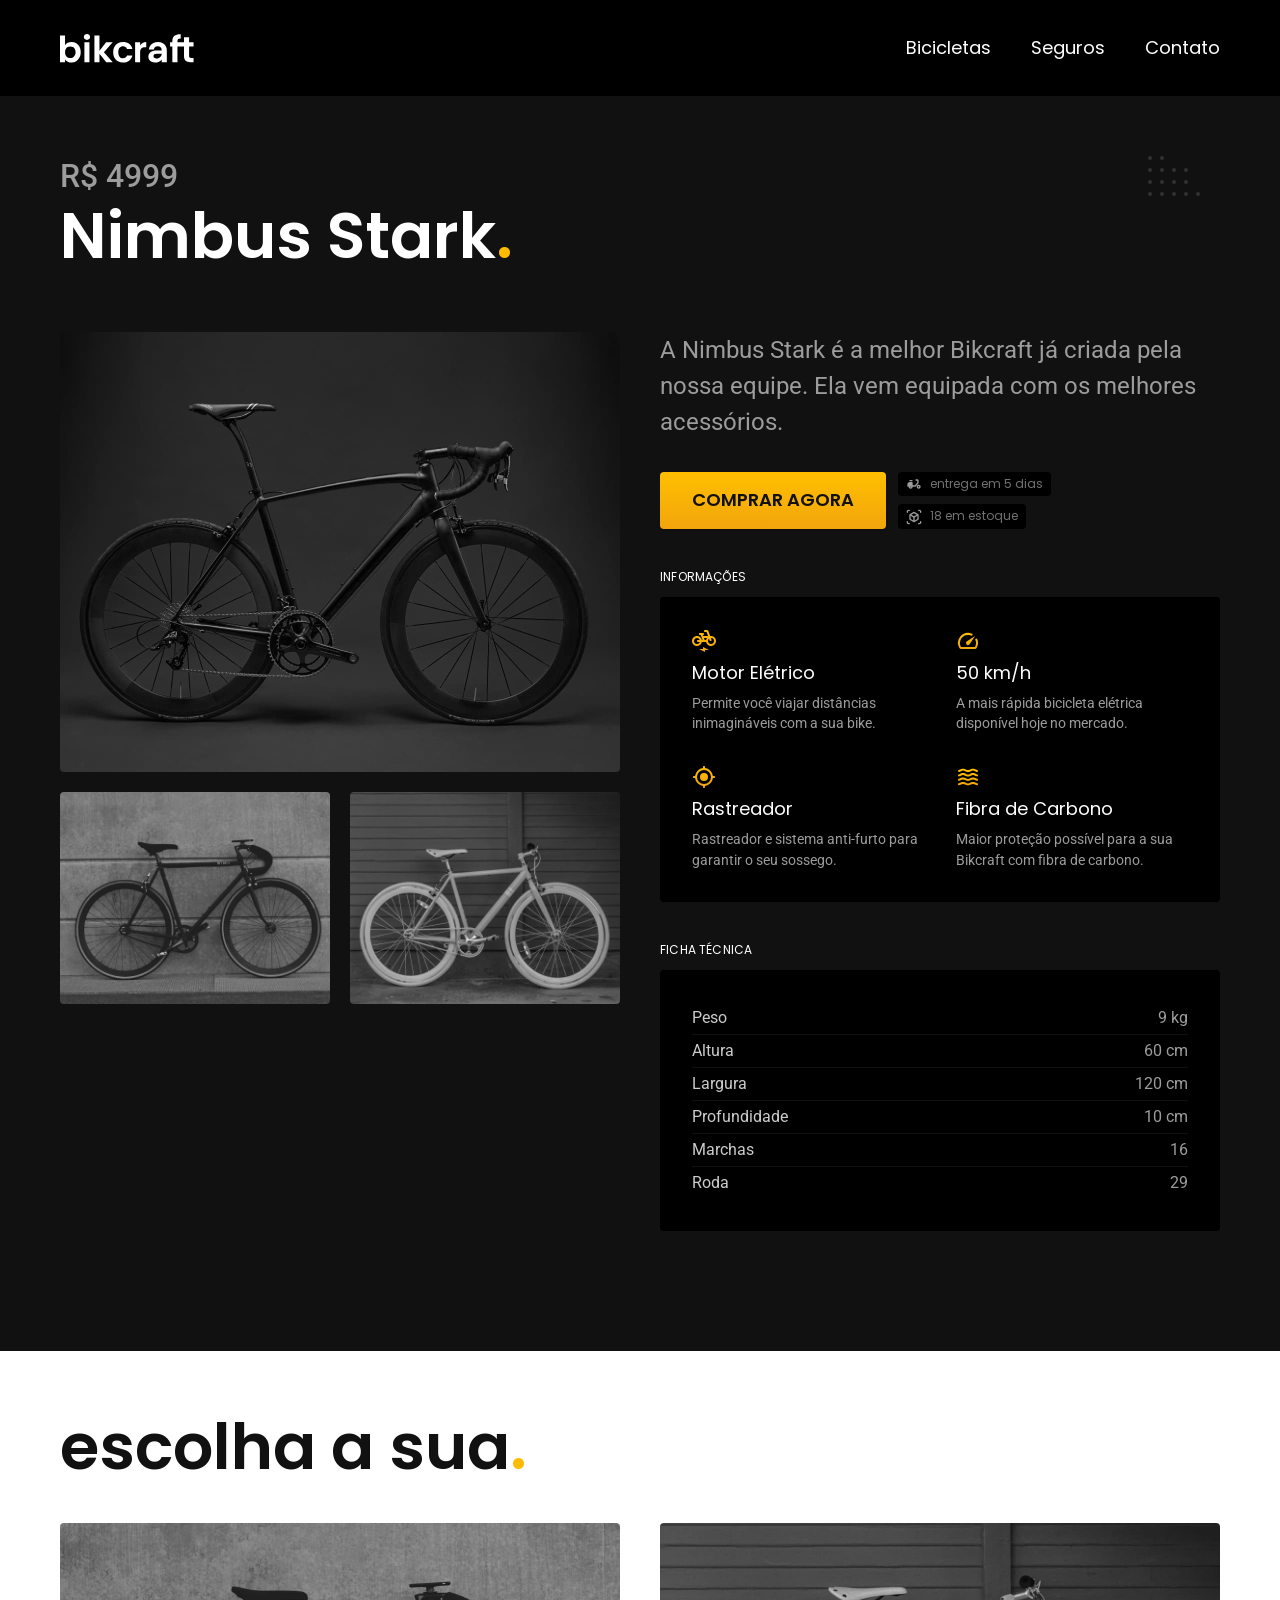
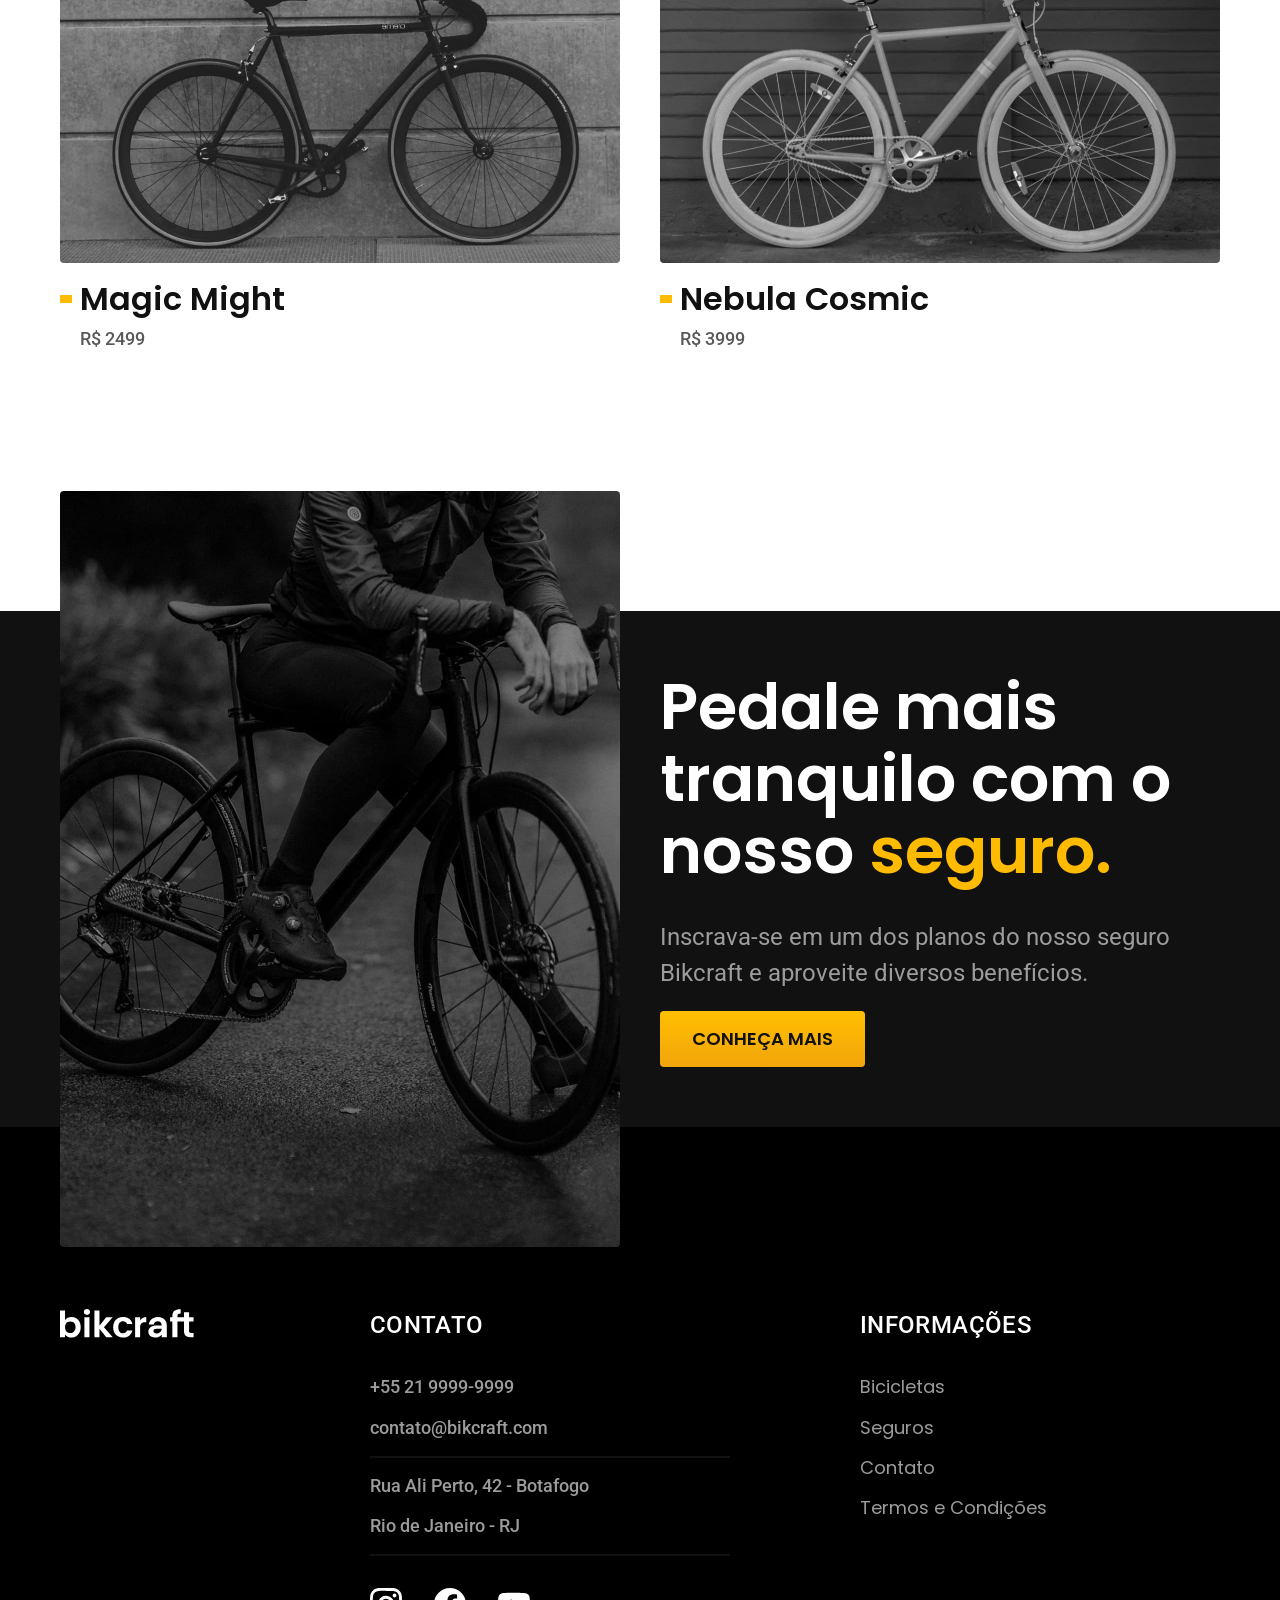
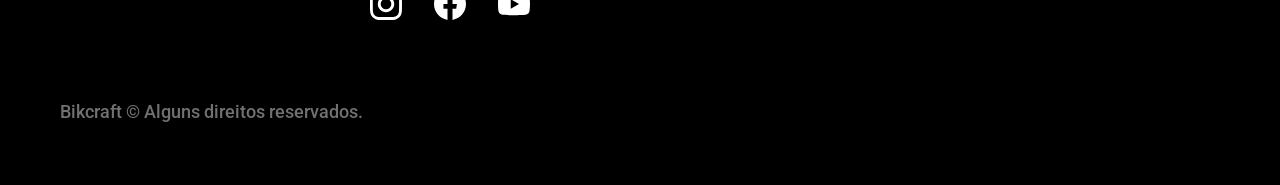
<file: pages/bicicletas/nimbus.html>
<!DOCTYPE html>
<html lang = "pt-BR">

<head>
    <meta charset = "UTF-8">
    <meta name = "viewport" content = "width=device-width, initial-scale=1.0">
    <title> Nimbus Stark - Bikcraft </title>
    <meta name = "description" content = "Nimbus Stark">
    <link rel = "stylesheet" href = "../../style.css">
    <link rel = "preload" href = "../../style.css" as = "style">

    <style> @import url('https://fonts.googleapis.com/css2?family=Poppins:ital,wght@0,100;0,200;0,300;0,400;0,500;0,600;0,700;0,800;0,900;1,100;1,200;1,300;1,400;1,500;1,600;1,700;1,800;1,900&display=swap'); </style>
    <style> @import url('https://fonts.googleapis.com/css2?family=Roboto:ital,wght@0,100..900;1,100..900&display=swap'); </style>
    <style> @import url('https://fonts.googleapis.com/css2?family=Merriweather:ital,opsz,wght@0,18..144,300..900;1,18..144,300..900&display=swap'); </style>
</head>

<body id = "bicicleta">
    <header class = "header-bg">
        <div class = "header container">
            <a href = "../../index.html">
                <img src = "../../img/bikcraft.svg" alt = "Bikcraft">
            </a>

            <nav aria-label = "primaria">
                <ul class = "header-menu font-1-m cor-0">
                    <li> <a href = "../bicicletas.html"> Bicicletas </a> </li>
                    <li> <a href = "../seguros.html"> Seguros </a> </li>
                    <li> <a href = "../contato.html"> Contato </a> </li>
                </ul>
            </nav>
        </div>
    </header>

    <main class = "titulo-bg">
        <div>
            <div class = "titulo container">
                <p class = "font-2-xl cor-5"> R$ 4999 </p>
                <h1 class = "font-1-xxl cor-0"> Nimbus Stark<span class = "cor-p1">.</span> </h1>
            </div>
        </div>

        <div class = "bicicleta container">
            <div class = "bicicleta-imagens">
                <img src = "../../img/bicicleta/nimbus1.jpg" alt = "Bicicleta 1">
                <img src = "../../img/bicicleta/nimbus2.jpg" alt = "Bicicleta 2">
                <img src = "../../img/bicicleta/nimbus3.jpg" alt = "Bicicleta 3">
            </div>

            <div class = "bicicleta-conteudo">
                <p class = "font-2-l cor-5"> A Nimbus Stark é a melhor Bikcraft já criada pela nossa equipe. Ela vem equipada com os melhores acessórios. </p>

                <div class = "bicicleta-comprar">
                    <a class = "botao" href = "../orcamento.html?tipo=bikcraft&produto=nimbus"> Comprar Agora </a>

                    <span class = "font-1-xs cor-6"> <img src = "../../img/icones/entrega.svg" alt = ""> entrega em 5 dias </span>
                    <span class = "font-1-xs cor-6"> <img src = "../../img/icones/estoque.svg" alt = ""> 18 em estoque </span>
                </div>

                <h2 class = "font-1-xs cor-0"> Informações </h2>

                <ul class = "bicicleta-informacoes">
                    <li>
                        <img src = "../../img/icones/eletrica.svg" alt = "">
                        <h3 class = "font-1-m cor-0"> Motor Elétrico </h3>
                        <p class = "font-2-xs cor-5"> Permite você viajar distâncias inimagináveis com a sua bike. </p>
                    </li>

                    <li>
                        <img src = "../../img/icones/velocidade.svg" alt = "">
                        <h3 class = "font-1-m cor-0"> 50 km/h </h3>
                        <p class = "font-2-xs cor-5"> A mais rápida bicicleta elétrica disponível hoje no mercado. </p>
                    </li>

                    <li>
                        <img src = "../../img/icones/rastreador.svg" alt = "">
                        <h3 class = "font-1-m cor-0"> Rastreador </h3>
                        <p class = "font-2-xs cor-5"> Rastreador e sistema anti-furto para garantir o seu sossego. </p>
                    </li>

                    <li>
                        <img src = "../../img/icones/carbono.svg" alt = "">
                        <h3 class = "font-1-m cor-0"> Fibra de Carbono </h3>
                        <p class = "font-2-xs cor-5"> Maior proteção possível para a sua Bikcraft com fibra de carbono. </p>
                    </li>
                </ul>

                <h2 class = "font-1-xs cor-0"> Ficha Técnica </h2>

                <ul class = "bicicleta-ficha font-2-s cor-4">
                    <li> Peso <span>9 kg</span> </li>
                    <li> Altura <span>60 cm</span> </li>
                    <li> Largura <span>120 cm</span> </li>
                    <li> Profundidade <span>10 cm</span> </li>
                    <li> Marchas <span>16</span> </li>
                    <li> Roda <span>29</span> </li>
                </ul>
            </div>
        </div>
    </main>

    <article class = "bicicletas-lista container">
        <h2 class = "font-1-xxl"> escolha a sua<span class = "cor-p1">.</span> </h2>

        <ul>
            <li>
                <a href = "magic.html">
                    <img src = "../../img/bicicletas/magic.jpg" alt = "Bicicleta Preta">
                    <h3 class = "font-1-xl"> Magic Might </h3>
                    <span class = "font-2-m cor-8"> R$ 2499 </span>
                </a>
            </li>

            <li>
                <a href = "nebula.html">
                    <img src = "../../img/bicicletas/nebula.jpg" alt = "Bicicleta Preta">
                    <h3 class = "font-1-xl"> Nebula Cosmic </h3>
                    <span class = "font-2-m cor-8"> R$ 3999 </span>
                </a>
            </li>
        </ul>
    </article>

    <article class = "seguro-bg">
        <div class = "seguro container">
            <div class = "seguro-imagem">
                <img src = "../../img/fotos/seguros.jpg" alt = "Pessoa parada em cima de uma bicicleta.">
            </div>

            <div class = "seguro-conteudo">
                <h2 class = "font-1-xxl cor-0"> Pedale mais tranquilo com o nosso <span class = "cor-p1">seguro.</span> </h2>
                <p class = "font-2-l cor-5"> Inscrava-se em um dos planos do nosso seguro Bikcraft e aproveite diversos benefícios. </p>
                <a class = "botao" href = "../seguros.html"> Conheça Mais </a>
            </div>
        </div>
    </article>

    <footer class = "footer-bg">
        <div class = "footer container">
            <img src = "../../img/bikcraft.svg" alt = "Bikcraft">
            
            <div class = "footer-contato">
                <h3 class = "font-2-l-b cor-0"> Contato </h3>

                <ul class = "font-2-m cor-5">
                    <li> <a href = "tel:+552199999999"> +55 21 9999-9999 </a> </li>
                    <li> <a href = "mailto:contato@bikcraft.com"> contato@bikcraft.com </a> </li>
                    <li> Rua Ali Perto, 42 - Botafogo </li>
                    <li> Rio de Janeiro - RJ </li>
                </ul>

                <div class = "footer-redes">
                    <a href = "./">
                        <img src = "../../img/redes/instagram.svg" alt = "Instagram">
                    </a>
                    <a href = "./">
                        <img src = "../../img/redes/facebook.svg" alt = "Facebook">
                    </a>
                    <a href = "./">
                        <img src = "../../img/redes/youtube.svg" alt = "YouTube">
                    </a>
                </div>
            </div>

            <div class = "footer-informacoes">
                <h3 class = "font-2-l-b cor-0"> Informações </h3>

                <nav>
                    <ul class = "font-1-m cor-5">
                        <li> <a href = "../bicicletas.html"> Bicicletas </a> </li>
                        <li> <a href = "../seguros.html"> Seguros </a> </li>
                        <li> <a href = "../contato.html"> Contato </a> </li>
                        <li> <a href = "../termos.html"> Termos e Condições </a> </li>
                    </ul>
                </nav>
            </div>
            <p class = "footer-copy font-2-m cor-6"> Bikcraft © Alguns direitos reservados. </p>
        </div>
    </footer> 
    
    <script src = "../../js/script.js"></script>
</body>

</html
</file>
<file: style.css>
/* Bicicleta */
@import "./css/bicicleta/bicicleta.css";
@import "./css/bicicleta/seguro.css";

/* Bicicletas */
@import "./css/bicicletas/bicicletas-lista.css";
@import "./css/bicicletas/bicicletas.css";

/* Contato */
@import "./css/contato/contato.css";
@import "./css/contato/lojas.css";

/* Global */
@import "./css/global/global.css";
@import "./css/global/header.css";
@import "./css/global/footer.css";

/* Home */
@import "./css/home/introducao.css";
@import "./css/home/tecnologia.css";
@import "./css/home/parceiros.css";
@import "./css/home/depoimento.css";

/* Orçamento */
@import "./css/orcamento/orcamento.css";

/* Seguros */
@import "./css/seguros/seguros.css";
@import "./css/seguros/vantagens.css";
@import "./css/seguros/perguntas.css";

/* Termos */
@import "./css/termos/termos.css";

/* Utilidades */
@import "./css/utilidades/componentes.css";
@import "./css/utilidades/cores.css";
@import "./css/utilidades/formulario.css";
@import "./css/utilidades/tipografia.css";
</file>
